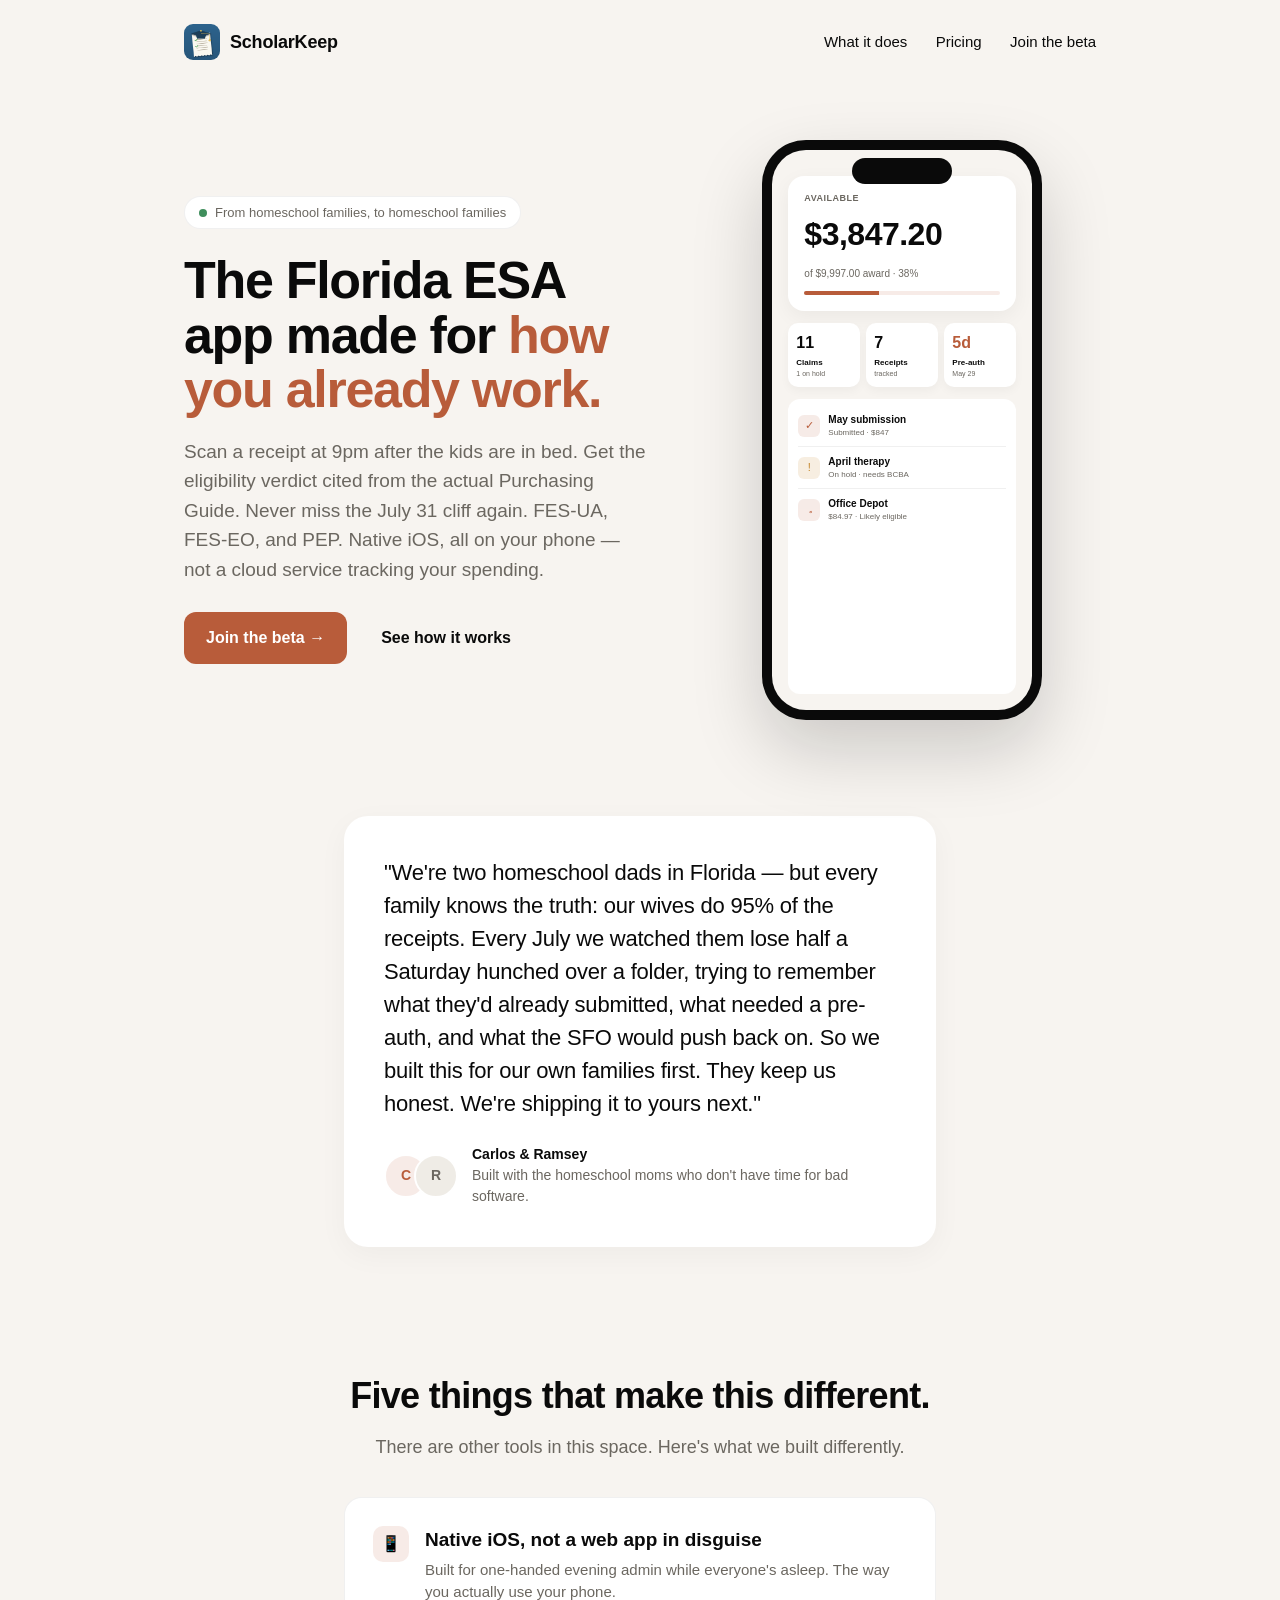
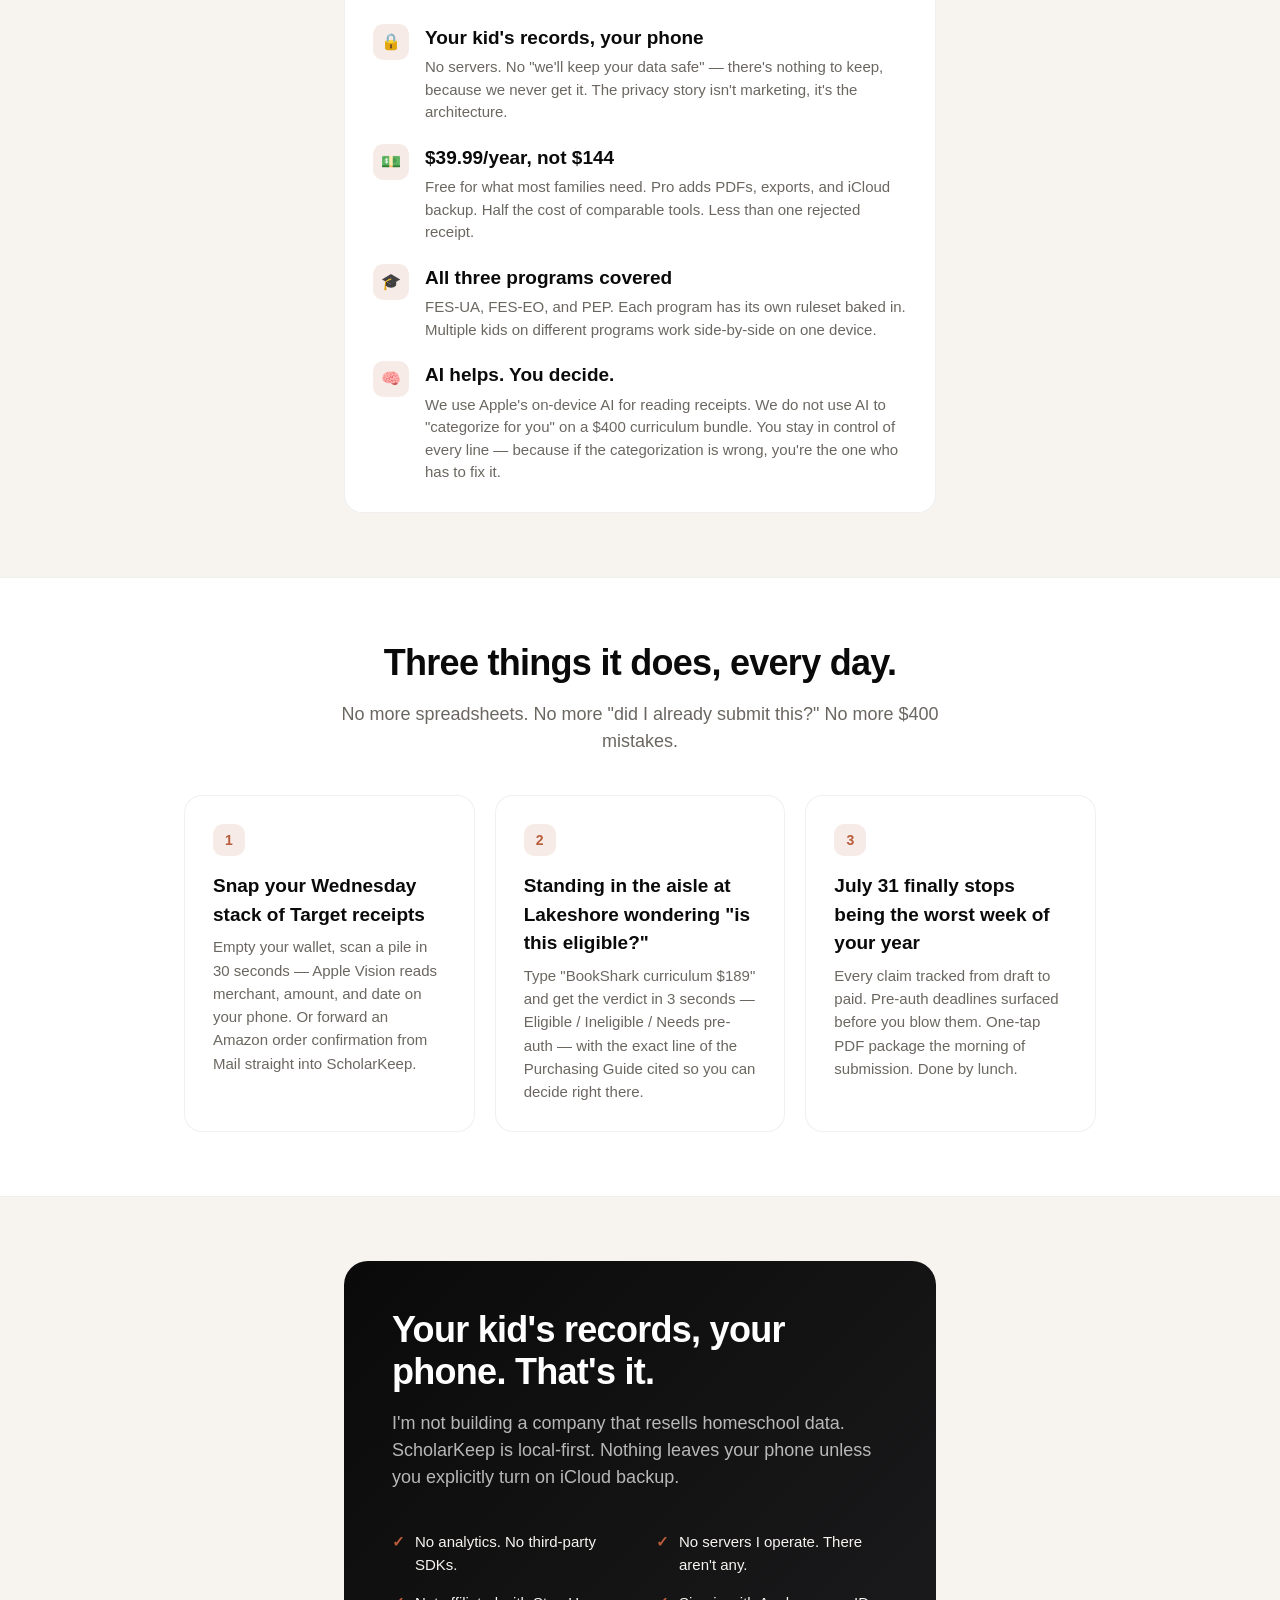
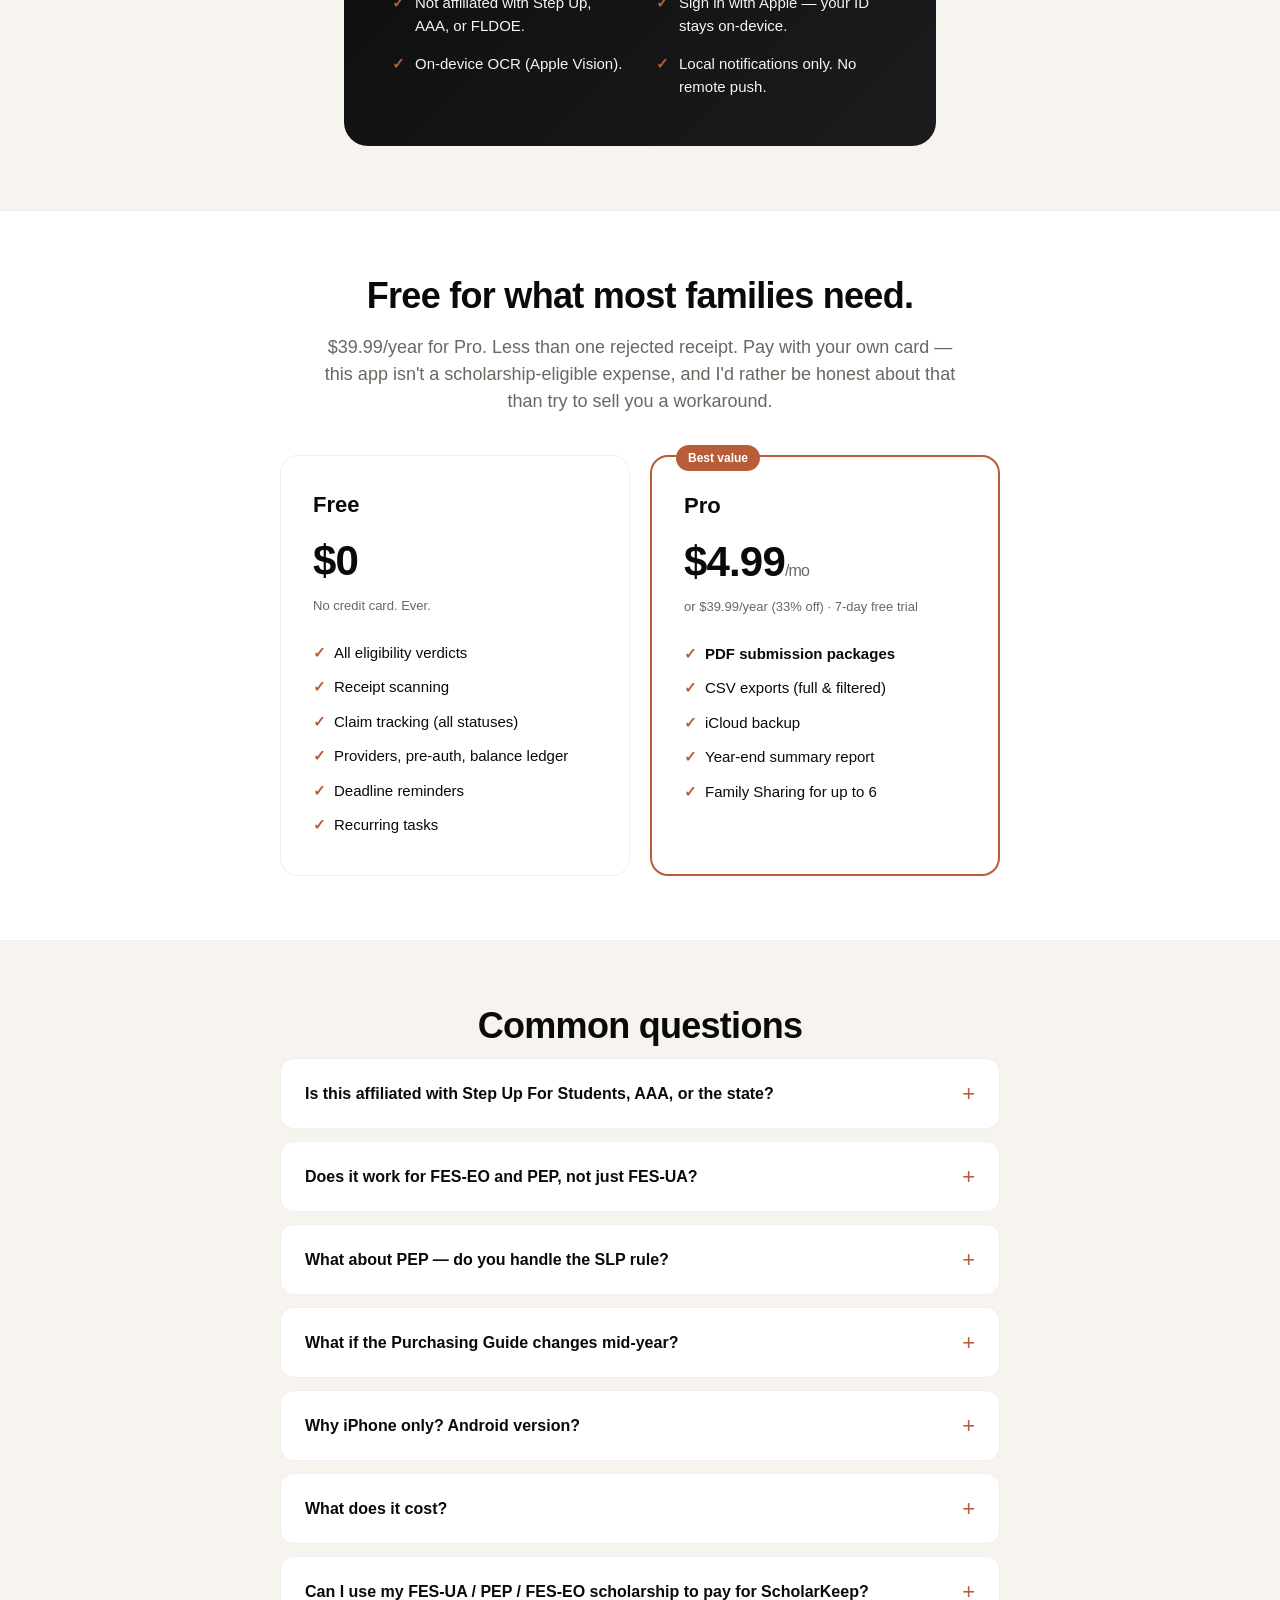
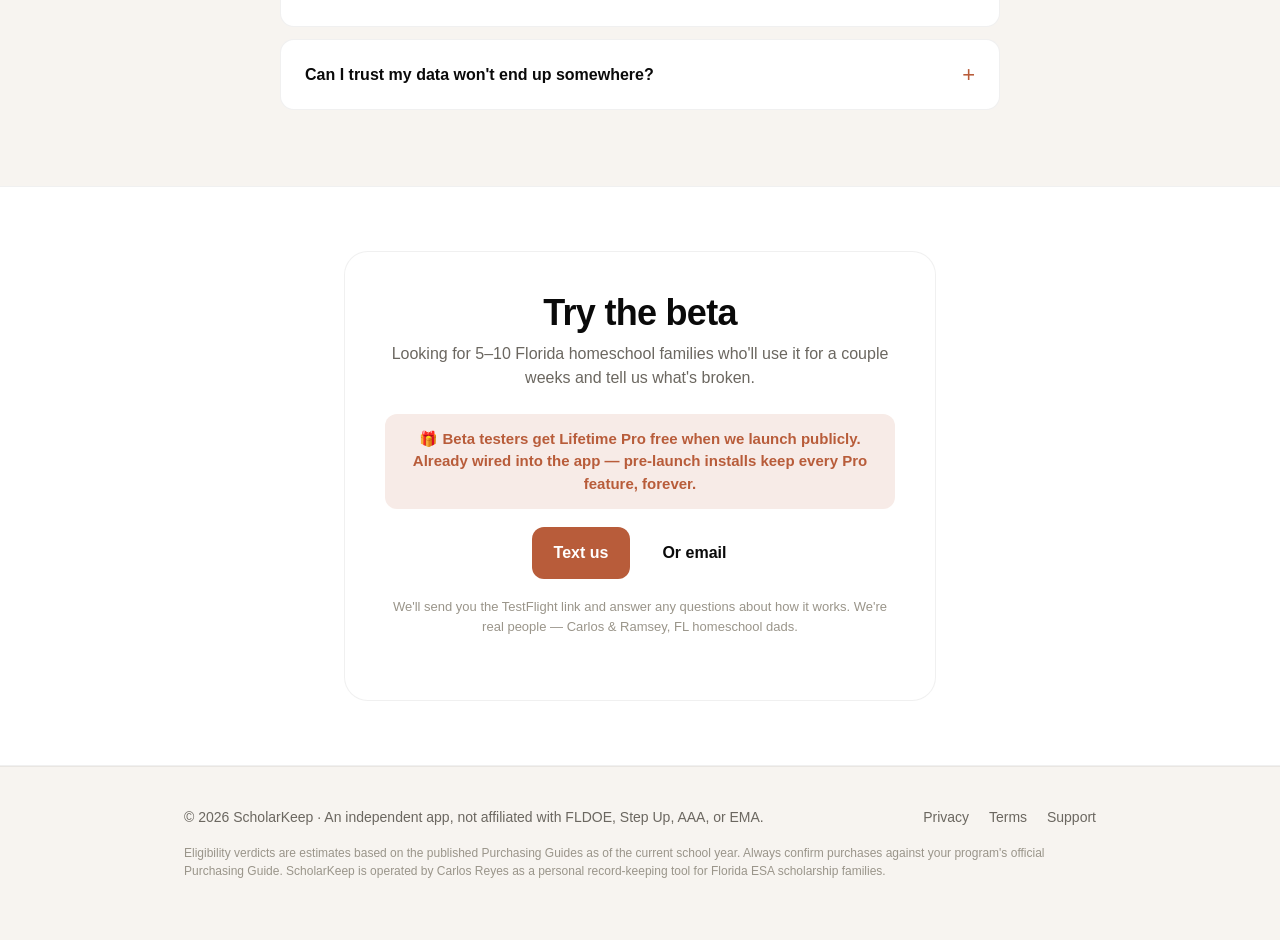
<file: docs/index.html>
<!doctype html>
<html lang="en">
  <head>
    <meta charset="utf-8" />
    <meta name="viewport" content="width=device-width,initial-scale=1" />
    <title>ScholarKeep — Florida ESA app, from homeschool families to homeschool families</title>
    <meta name="description" content="The Florida ESA app made by homeschool families, for homeschool families. Scan receipts, ask 'can I buy this?' and get the answer cited from the official Purchasing Guide. Never miss July 31. FES-UA, FES-EO, and PEP. iPhone-native. $39.99/yr. No servers, no trackers." />
    <meta property="og:title" content="ScholarKeep — Florida ESA app, from homeschool families to homeschool families" />
    <meta property="og:description" content="Made by FL homeschool families for FL homeschool families. Native iOS. All on your phone. Beta testers get Lifetime Pro free at launch." />
    <meta name="theme-color" content="#B85C3A" />
    <link rel="icon" href="favicon.png" type="image/png" />
    <style>
      :root {
        --accent: #B85C3A;
        --accent-dark: #A14F30;
        --accent-soft: rgba(184, 92, 58, 0.12);
        --bg: #F7F4F0;
        --card: #FFFFFF;
        --ink: #0A0A0A;
        --muted: #6B6760;
        --tertiary: #9A958A;
        --border: rgba(10, 10, 10, 0.06);
        --good: #3F8E5C;
      }
      * { box-sizing: border-box; }
      html { scroll-behavior: smooth; }
      html, body {
        margin: 0; padding: 0;
        font-family: -apple-system, BlinkMacSystemFont, "SF Pro Text", "Helvetica Neue", Helvetica, Arial, sans-serif;
        color: var(--ink); background: var(--bg);
        line-height: 1.5; -webkit-font-smoothing: antialiased;
      }
      a { color: var(--accent); text-decoration: none; }
      a:hover { text-decoration: underline; }
      .container { max-width: 960px; margin: 0 auto; padding: 0 24px; }
      .narrow { max-width: 640px; margin-left: auto; margin-right: auto; }

      /* Header */
      header { padding: 24px 0; }
      header .container { display: flex; align-items: center; justify-content: space-between; }
      .brand { display: flex; align-items: center; gap: 10px; font-weight: 700; font-size: 18px; letter-spacing: -0.2px; }
      .brand img { width: 36px; height: 36px; border-radius: 9px; }
      nav a { margin-left: 24px; color: var(--ink); font-weight: 500; font-size: 15px; }
      nav a:hover { color: var(--accent); text-decoration: none; }

      /* Hero */
      .hero { padding: 56px 0 32px; }
      .hero-row { display: grid; grid-template-columns: 1.2fr 1fr; gap: 60px; align-items: center; }
      @media (max-width: 760px) { .hero-row { grid-template-columns: 1fr; gap: 40px; } }
      .hero h1 {
        font-size: 52px; line-height: 1.05; margin: 0 0 20px;
        letter-spacing: -0.025em; font-weight: 700;
      }
      .hero h1 .accent { color: var(--accent); }
      .hero p.lede {
        font-size: 19px; color: var(--muted); margin: 0 0 28px;
        line-height: 1.55; max-width: 540px;
      }
      .hero .by-line {
        display: inline-flex; align-items: center; gap: 8px;
        background: var(--card); padding: 6px 14px; border-radius: 999px;
        font-size: 13px; color: var(--muted); font-weight: 500;
        margin-bottom: 24px; border: 1px solid var(--border);
      }
      .hero .by-line .dot { width: 8px; height: 8px; border-radius: 50%; background: var(--good); }
      .cta-row { display: flex; gap: 12px; align-items: center; flex-wrap: wrap; }
      .btn {
        display: inline-flex; align-items: center; gap: 8px;
        padding: 14px 22px; border-radius: 12px;
        font-weight: 600; font-size: 16px;
        border: 0; cursor: pointer;
        transition: transform 0.1s ease, background 0.15s ease;
      }
      .btn:hover { text-decoration: none; }
      .btn-primary { background: var(--accent); color: white; }
      .btn-primary:hover { background: var(--accent-dark); }
      .btn-ghost { background: transparent; color: var(--ink); }
      .btn-ghost:hover { color: var(--accent); }

      /* Phone preview */
      .phone-frame {
        width: 280px; height: 580px; margin: 0 auto; position: relative;
        background: #0A0A0A; border-radius: 44px; padding: 10px;
        box-shadow: 0 30px 70px rgba(10, 10, 10, 0.18);
      }
      .phone-screen {
        width: 100%; height: 100%; border-radius: 34px;
        background: var(--bg); overflow: hidden; padding: 26px 16px 16px;
        display: flex; flex-direction: column;
      }
      .phone-notch {
        position: absolute; top: 18px; left: 50%; transform: translateX(-50%);
        width: 100px; height: 26px; background: #0A0A0A; border-radius: 18px; z-index: 5;
      }
      .phone-hero {
        background: white; border-radius: 16px; padding: 16px;
        box-shadow: 0 6px 20px rgba(10, 10, 10, 0.05);
        margin-bottom: 12px;
      }
      .phone-eyebrow { font-size: 9px; font-weight: 700; color: var(--muted); letter-spacing: 0.5px; text-transform: uppercase; }
      .phone-amount { font-size: 32px; font-weight: 700; letter-spacing: -0.5px; margin-top: 4px; font-variant-numeric: tabular-nums; }
      .phone-progress { height: 4px; background: var(--accent-soft); border-radius: 999px; margin-top: 10px; overflow: hidden; }
      .phone-progress span { display: block; width: 38%; height: 100%; background: var(--accent); }
      .phone-meta { font-size: 10px; color: var(--muted); margin-top: 8px; }
      .phone-cards { display: grid; grid-template-columns: 1fr 1fr 1fr; gap: 6px; margin-bottom: 12px; }
      .phone-card { background: white; border-radius: 10px; padding: 8px; box-shadow: 0 4px 10px rgba(10,10,10,0.04); }
      .phone-card .num { font-size: 16px; font-weight: 700; }
      .phone-card .lbl { font-size: 8px; font-weight: 700; color: var(--ink); margin-top: 2px; }
      .phone-card .sub { font-size: 7px; color: var(--muted); }
      .phone-list { background: white; border-radius: 12px; padding: 6px 10px; flex: 1; }
      .phone-row { display: flex; align-items: center; gap: 8px; padding: 7px 0; border-bottom: 1px solid var(--border); }
      .phone-row:last-child { border-bottom: 0; }
      .phone-row-icon { width: 22px; height: 22px; border-radius: 6px; background: var(--accent-soft); display: flex; align-items: center; justify-content: center; font-size: 11px; color: var(--accent); }
      .phone-row-text { flex: 1; }
      .phone-row-title { font-size: 10px; font-weight: 600; }
      .phone-row-sub { font-size: 8px; color: var(--muted); }

      /* Sections */
      section { padding: 64px 0; }
      section.tinted { background: var(--card); border-top: 1px solid var(--border); border-bottom: 1px solid var(--border); }
      h2 { font-size: 36px; line-height: 1.15; letter-spacing: -0.02em; margin: 0 0 12px; font-weight: 700; }
      h2 + .lede { font-size: 18px; color: var(--muted); margin-bottom: 40px; }
      .center { text-align: center; }
      h3 { font-size: 19px; margin: 0 0 8px; font-weight: 600; }

      /* Founder block */
      .founder {
        background: var(--card); border-radius: 24px; padding: 40px;
        box-shadow: 0 8px 30px rgba(10, 10, 10, 0.04);
      }
      .founder-quote { font-size: 22px; line-height: 1.5; font-weight: 500; color: var(--ink); margin: 0 0 24px; letter-spacing: -0.01em; }
      .founder-attribution { display: flex; align-items: center; gap: 14px; font-size: 14px; color: var(--muted); }
      .founder-avatars { display: flex; }
      .founder-avatar { width: 44px; height: 44px; border-radius: 50%; background: var(--accent-soft); color: var(--accent); display: flex; align-items: center; justify-content: center; font-weight: 700; border: 2px solid white; }
      .founder-avatar.second { margin-left: -14px; background: #efece6; color: #6b6760; }

      /* Use cases */
      .usecases { display: grid; grid-template-columns: repeat(3, 1fr); gap: 20px; }
      @media (max-width: 760px) { .usecases { grid-template-columns: 1fr; } }
      .usecase {
        background: var(--card); border-radius: 18px; padding: 28px;
        border: 1px solid var(--border);
      }
      .usecase .num {
        display: inline-flex; align-items: center; justify-content: center;
        width: 32px; height: 32px; border-radius: 10px;
        background: var(--accent-soft); color: var(--accent);
        font-size: 14px; font-weight: 700; margin-bottom: 16px;
      }
      .usecase h3 { margin-bottom: 6px; }
      .usecase p { color: var(--muted); font-size: 15px; line-height: 1.55; margin: 0; }

      /* Privacy banner */
      .privacy {
        background: linear-gradient(135deg, #0A0A0A, #1c1c1e);
        color: #F7F4F0; border-radius: 24px; padding: 48px;
        position: relative; overflow: hidden;
      }
      .privacy h2 { color: white; text-align: left; }
      .privacy .lede { color: rgba(255,255,255,0.7); text-align: left; }
      .privacy .checks { display: grid; grid-template-columns: repeat(2, 1fr); gap: 16px 32px; margin-top: 28px; }
      @media (max-width: 600px) { .privacy .checks { grid-template-columns: 1fr; } }
      .check { display: flex; gap: 10px; align-items: flex-start; font-size: 15px; }
      .check::before { content: "✓"; color: var(--accent); font-weight: 700; flex-shrink: 0; }

      /* Pricing */
      .pricing { display: grid; grid-template-columns: 1fr 1fr; gap: 20px; max-width: 720px; margin: 0 auto; }
      @media (max-width: 600px) { .pricing { grid-template-columns: 1fr; } }
      .plan {
        background: var(--card); border-radius: 18px; padding: 32px;
        border: 1px solid var(--border);
      }
      .plan.pro { border: 2px solid var(--accent); position: relative; }
      .plan.pro::before {
        content: "Best value"; position: absolute; top: -12px; left: 24px;
        background: var(--accent); color: white;
        padding: 4px 12px; border-radius: 999px; font-size: 12px; font-weight: 700;
      }
      .plan h3 { font-size: 22px; }
      .plan .price { font-size: 42px; font-weight: 700; letter-spacing: -0.02em; margin: 8px 0 4px; }
      .plan .price small { font-size: 16px; font-weight: 500; color: var(--muted); }
      .plan .billing { font-size: 13px; color: var(--muted); margin-bottom: 20px; }
      .plan ul { padding-left: 0; list-style: none; margin: 0; }
      .plan ul li { padding: 6px 0; font-size: 15px; color: var(--ink); }
      .plan ul li::before { content: "✓"; color: var(--accent); margin-right: 8px; font-weight: 700; }

      /* FAQ */
      .faq { max-width: 720px; margin: 0 auto; }
      .faq details {
        background: var(--card); border-radius: 14px; padding: 18px 24px;
        margin-bottom: 12px; border: 1px solid var(--border);
      }
      .faq summary {
        font-weight: 600; font-size: 16px; cursor: pointer;
        list-style: none; outline: none;
        display: flex; justify-content: space-between; align-items: center;
      }
      .faq summary::after { content: "+"; font-size: 22px; color: var(--accent); font-weight: 400; }
      .faq details[open] summary::after { content: "−"; }
      .faq details p { color: var(--muted); margin: 12px 0 0; font-size: 15px; line-height: 1.6; }
      .faq details p:last-child { margin-bottom: 0; }

      /* Beta signup */
      .beta { background: var(--card); border-radius: 24px; padding: 40px; text-align: center; border: 1px solid var(--border); }
      .beta h2 { margin-bottom: 8px; }
      .beta p { color: var(--muted); margin: 0 0 24px; }

      /* Footer */
      footer { padding: 40px 0 60px; border-top: 1px solid var(--border); color: var(--muted); font-size: 14px; }
      footer .container { display: flex; justify-content: space-between; align-items: center; flex-wrap: wrap; gap: 16px; }
      footer nav a { margin-left: 16px; color: var(--muted); font-size: 14px; }
      footer .disclaimer { font-size: 12px; color: var(--tertiary); margin-top: 16px; }
    </style>
  </head>
  <body>
    <header>
      <div class="container">
        <div class="brand">
          <img src="logo.png" alt="ScholarKeep" />
          ScholarKeep
        </div>
        <nav>
          <a href="#use-cases">What it does</a>
          <a href="#pricing">Pricing</a>
          <a href="#beta">Join the beta</a>
        </nav>
      </div>
    </header>

    <section class="hero">
      <div class="container hero-row">
        <div>
          <div class="by-line">
            <span class="dot"></span>
            From homeschool families, to homeschool families
          </div>
          <h1>The Florida ESA app made for <span class="accent">how you already work.</span></h1>
          <p class="lede">
            Scan a receipt at 9pm after the kids are in bed. Get the eligibility verdict cited from the actual Purchasing Guide. Never miss the July&nbsp;31 cliff again. FES-UA, FES-EO, and PEP. Native iOS, all on your phone — not a cloud service tracking your spending.
          </p>
          <div class="cta-row">
            <a href="#beta" class="btn btn-primary">Join the beta →</a>
            <a href="#use-cases" class="btn btn-ghost">See how it works</a>
          </div>
        </div>
        <div>
          <div class="phone-frame">
            <div class="phone-notch"></div>
            <div class="phone-screen">
              <div class="phone-hero">
                <div class="phone-eyebrow">AVAILABLE</div>
                <div class="phone-amount">$3,847.20</div>
                <div class="phone-meta">of $9,997.00 award · 38%</div>
                <div class="phone-progress"><span></span></div>
              </div>
              <div class="phone-cards">
                <div class="phone-card">
                  <div class="num">11</div>
                  <div class="lbl">Claims</div>
                  <div class="sub">1 on hold</div>
                </div>
                <div class="phone-card">
                  <div class="num">7</div>
                  <div class="lbl">Receipts</div>
                  <div class="sub">tracked</div>
                </div>
                <div class="phone-card">
                  <div class="num" style="color:var(--accent)">5d</div>
                  <div class="lbl">Pre-auth</div>
                  <div class="sub">May 29</div>
                </div>
              </div>
              <div class="phone-list">
                <div class="phone-row">
                  <div class="phone-row-icon">✓</div>
                  <div class="phone-row-text">
                    <div class="phone-row-title">May submission</div>
                    <div class="phone-row-sub">Submitted · $847</div>
                  </div>
                </div>
                <div class="phone-row">
                  <div class="phone-row-icon" style="background:rgba(196,134,42,0.14);color:#C4862A">!</div>
                  <div class="phone-row-text">
                    <div class="phone-row-title">April therapy</div>
                    <div class="phone-row-sub">On hold · needs BCBA</div>
                  </div>
                </div>
                <div class="phone-row">
                  <div class="phone-row-icon">𝅗</div>
                  <div class="phone-row-text">
                    <div class="phone-row-title">Office Depot</div>
                    <div class="phone-row-sub">$84.97 · Likely eligible</div>
                  </div>
                </div>
              </div>
            </div>
          </div>
        </div>
      </div>
    </section>

    <section>
      <div class="container narrow">
        <div class="founder">
          <p class="founder-quote">
            "We're two homeschool dads in Florida — but every family knows the truth: our wives do 95% of the receipts. Every July we watched them lose half a Saturday hunched over a folder, trying to remember what they'd already submitted, what needed a pre-auth, and what the SFO would push back on. So we built this for our own families first. They keep us honest. We're shipping it to yours next."
          </p>
          <div class="founder-attribution">
            <div class="founder-avatars">
              <div class="founder-avatar">C</div>
              <div class="founder-avatar second">R</div>
            </div>
            <div>
              <div style="color: var(--ink); font-weight: 600;">Carlos &amp; Ramsey</div>
              <div>Built with the homeschool moms who don't have time for bad software.</div>
            </div>
          </div>
        </div>
      </div>
    </section>

    <section>
      <div class="container narrow">
        <h2 class="center">Five things that make this different.</h2>
        <p class="lede center narrow" style="margin-bottom: 36px;">There are other tools in this space. Here's what we built differently.</p>
        <div style="background: var(--card); border-radius: 18px; padding: 28px; border: 1px solid var(--border);">
          <div style="display: grid; gap: 20px;">
            <div style="display: grid; grid-template-columns: 36px 1fr; gap: 16px; align-items: start;">
              <div style="width: 36px; height: 36px; border-radius: 10px; background: var(--accent-soft); color: var(--accent); display: flex; align-items: center; justify-content: center; font-weight: 700;">📱</div>
              <div>
                <h3 style="margin-bottom: 4px;">Native iOS, not a web app in disguise</h3>
                <p style="color: var(--muted); margin: 0; font-size: 15px;">Built for one-handed evening admin while everyone's asleep. The way you actually use your phone.</p>
              </div>
            </div>
            <div style="display: grid; grid-template-columns: 36px 1fr; gap: 16px; align-items: start;">
              <div style="width: 36px; height: 36px; border-radius: 10px; background: var(--accent-soft); color: var(--accent); display: flex; align-items: center; justify-content: center; font-weight: 700;">🔒</div>
              <div>
                <h3 style="margin-bottom: 4px;">Your kid's records, your phone</h3>
                <p style="color: var(--muted); margin: 0; font-size: 15px;">No servers. No "we'll keep your data safe" — there's nothing to keep, because we never get it. The privacy story isn't marketing, it's the architecture.</p>
              </div>
            </div>
            <div style="display: grid; grid-template-columns: 36px 1fr; gap: 16px; align-items: start;">
              <div style="width: 36px; height: 36px; border-radius: 10px; background: var(--accent-soft); color: var(--accent); display: flex; align-items: center; justify-content: center; font-weight: 700;">💵</div>
              <div>
                <h3 style="margin-bottom: 4px;">$39.99/year, not $144</h3>
                <p style="color: var(--muted); margin: 0; font-size: 15px;">Free for what most families need. Pro adds PDFs, exports, and iCloud backup. Half the cost of comparable tools. Less than one rejected receipt.</p>
              </div>
            </div>
            <div style="display: grid; grid-template-columns: 36px 1fr; gap: 16px; align-items: start;">
              <div style="width: 36px; height: 36px; border-radius: 10px; background: var(--accent-soft); color: var(--accent); display: flex; align-items: center; justify-content: center; font-weight: 700;">🎓</div>
              <div>
                <h3 style="margin-bottom: 4px;">All three programs covered</h3>
                <p style="color: var(--muted); margin: 0; font-size: 15px;">FES-UA, FES-EO, and PEP. Each program has its own ruleset baked in. Multiple kids on different programs work side-by-side on one device.</p>
              </div>
            </div>
            <div style="display: grid; grid-template-columns: 36px 1fr; gap: 16px; align-items: start;">
              <div style="width: 36px; height: 36px; border-radius: 10px; background: var(--accent-soft); color: var(--accent); display: flex; align-items: center; justify-content: center; font-weight: 700;">🧠</div>
              <div>
                <h3 style="margin-bottom: 4px;">AI helps. You decide.</h3>
                <p style="color: var(--muted); margin: 0; font-size: 15px;">We use Apple's on-device AI for reading receipts. We do not use AI to "categorize for you" on a $400 curriculum bundle. You stay in control of every line — because if the categorization is wrong, you're the one who has to fix it.</p>
              </div>
            </div>
          </div>
        </div>
      </div>
    </section>

    <section class="tinted" id="use-cases">
      <div class="container">
        <div class="center">
          <h2>Three things it does, every day.</h2>
          <p class="lede narrow">No more spreadsheets. No more "did I already submit this?" No more $400 mistakes.</p>
        </div>
        <div class="usecases">
          <div class="usecase">
            <div class="num">1</div>
            <h3>Snap your Wednesday stack of Target receipts</h3>
            <p>Empty your wallet, scan a pile in 30 seconds — Apple Vision reads merchant, amount, and date on your phone. Or forward an Amazon order confirmation from Mail straight into ScholarKeep.</p>
          </div>
          <div class="usecase">
            <div class="num">2</div>
            <h3>Standing in the aisle at Lakeshore wondering "is this eligible?"</h3>
            <p>Type "BookShark curriculum $189" and get the verdict in 3 seconds — Eligible / Ineligible / Needs pre-auth — with the exact line of the Purchasing Guide cited so you can decide right there.</p>
          </div>
          <div class="usecase">
            <div class="num">3</div>
            <h3>July 31 finally stops being the worst week of your year</h3>
            <p>Every claim tracked from draft to paid. Pre-auth deadlines surfaced before you blow them. One-tap PDF package the morning of submission. Done by lunch.</p>
          </div>
        </div>
      </div>
    </section>

    <section>
      <div class="container narrow">
        <div class="privacy">
          <h2>Your kid's records, your phone. That's it.</h2>
          <p class="lede">I'm not building a company that resells homeschool data. ScholarKeep is local-first. Nothing leaves your phone unless you explicitly turn on iCloud backup.</p>
          <div class="checks">
            <div class="check">No analytics. No third-party SDKs.</div>
            <div class="check">No servers I operate. There aren't any.</div>
            <div class="check">Not affiliated with Step Up, AAA, or FLDOE.</div>
            <div class="check">Sign in with Apple — your ID stays on-device.</div>
            <div class="check">On-device OCR (Apple Vision).</div>
            <div class="check">Local notifications only. No remote push.</div>
          </div>
        </div>
      </div>
    </section>

    <section class="tinted" id="pricing">
      <div class="container">
        <div class="center">
          <h2>Free for what most families need.</h2>
          <p class="lede narrow">$39.99/year for Pro. Less than one rejected receipt. Pay with your own card — this app isn't a scholarship-eligible expense, and I'd rather be honest about that than try to sell you a workaround.</p>
        </div>
        <div class="pricing">
          <div class="plan">
            <h3>Free</h3>
            <div class="price">$0</div>
            <div class="billing">No credit card. Ever.</div>
            <ul>
              <li>All eligibility verdicts</li>
              <li>Receipt scanning</li>
              <li>Claim tracking (all statuses)</li>
              <li>Providers, pre-auth, balance ledger</li>
              <li>Deadline reminders</li>
              <li>Recurring tasks</li>
            </ul>
          </div>
          <div class="plan pro">
            <h3>Pro</h3>
            <div class="price">$4.99<small>/mo</small></div>
            <div class="billing">or $39.99/year (33% off) · 7-day free trial</div>
            <ul>
              <li><strong>PDF submission packages</strong></li>
              <li>CSV exports (full & filtered)</li>
              <li>iCloud backup</li>
              <li>Year-end summary report</li>
              <li>Family Sharing for up to 6</li>
            </ul>
          </div>
        </div>
      </div>
    </section>

    <section>
      <div class="container">
        <div class="center"><h2>Common questions</h2></div>
        <div class="faq">
          <details>
            <summary>Is this affiliated with Step Up For Students, AAA, or the state?</summary>
            <p>No, and I want to be loud about that. ScholarKeep is an independent personal-records app. It doesn't connect to EMA, SMP, MyScholarShop, Tipalti, or any official portal. You still submit claims through the official channels yourself. Verdicts here are estimates based on the published Purchasing Guides — always confirm against the official guide before big purchases.</p>
          </details>
          <details>
            <summary>Does it work for FES-EO and PEP, not just FES-UA?</summary>
            <p>Yes. The eligibility ruleset covers FES-UA, FES-EO, and PEP — each program has its own category list and rules baked in. If you have kids on different programs, ScholarKeep handles them separately on the same device.</p>
          </details>
          <details>
            <summary>What about PEP — do you handle the SLP rule?</summary>
            <p>Yes. When you add a PEP student, you set the SLP-approved date. Anything purchased before that date is permanently ineligible under PEP rules, and ScholarKeep will mark it so you don't waste a submission on it.</p>
          </details>
          <details>
            <summary>What if the Purchasing Guide changes mid-year?</summary>
            <p>The ruleset is versioned and updates over-the-air. When the FLDOE / Step Up publishes a new guide, I update the ruleset and your app pulls the latest version. You can see the version + last-updated date in Settings.</p>
          </details>
          <details>
            <summary>Why iPhone only? Android version?</summary>
            <p>Solo project, iPhone is what I know. If there's strong demand from beta testers I'll look at an Android build later. For now: iPhone only.</p>
          </details>
          <details>
            <summary>What does it cost?</summary>
            <p>Free for everything most families need: eligibility verdicts, receipt scanning, claim tracking, reminders, recurring tasks. Pro is $4.99/month or $39.99/year and adds PDF submission packages, CSV exports, iCloud backup, and year-end reports. Family Sharing covers your whole household on one Pro.</p>
            <p style="margin-top:8px;">For comparison: Cozi Gold (family calendar) is $39/year; Day One (journaling) is $50/year. ScholarKeep at $39.99 is the same mental slot, but for the part of homeschool that actually has money on the line.</p>
          </details>
          <details>
            <summary>Can I use my FES-UA / PEP / FES-EO scholarship to pay for ScholarKeep?</summary>
            <p><strong>No</strong> — and I want to be explicit about that. The Purchasing Guides cover instructional materials and services for your <em>student</em>. ScholarKeep is a parent administrative tool, same category as TurboTax or YNAB. Step Up doesn't reimburse those, and they wouldn't reimburse ScholarKeep either.</p>
            <p style="margin-top:8px;">Pay for ScholarKeep with your own card, not your scholarship. I hold this app to the same eligibility rules it helps you check. If anyone tells you otherwise, they're misreading the guide.</p>
          </details>
          <details>
            <summary>Can I trust my data won't end up somewhere?</summary>
            <p>Yes. There are no servers — I literally don't operate any. No third-party analytics SDKs (no Firebase, Mixpanel, Google Analytics, nothing). Sign in with Apple is used only to lock the app to your Apple ID — the identifier stays on your device. If you turn on iCloud backup, your records sync through <em>your</em> iCloud account, not mine.</p>
          </details>
        </div>
      </div>
    </section>

    <section class="tinted" id="beta">
      <div class="container narrow">
        <div class="beta">
          <h2>Try the beta</h2>
          <p>Looking for 5–10 Florida homeschool families who'll use it for a couple weeks and tell us what's broken.</p>
          <div style="background: var(--accent-soft); color: var(--accent); border-radius: 12px; padding: 14px 18px; margin: 18px 0; font-size: 15px; font-weight: 600;">
            🎁 <strong>Beta testers get Lifetime Pro free</strong> when we launch publicly. Already wired into the app — pre-launch installs keep every Pro feature, forever.
          </div>
          <div style="display:flex;gap:10px;justify-content:center;flex-wrap:wrap;margin-top:8px;">
            <a href="sms:&body=Hey%20Carlos%20%E2%80%94%20I'm%20a%20Florida%20homeschool%20parent%20and%20I'd%20like%20to%20try%20the%20ScholarKeep%20beta." class="btn btn-primary">Text us</a>
            <a href="mailto:carlos.reyesiii@gmail.com?subject=ScholarKeep%20beta&body=I'm%20a%20Florida%20homeschool%20parent%20on%20[program]%20and%20I'd%20like%20to%20try%20the%20beta." class="btn btn-ghost">Or email</a>
          </div>
          <p style="font-size: 13px; color: var(--tertiary); margin-top: 18px;">We'll send you the TestFlight link and answer any questions about how it works. We're real people — Carlos &amp; Ramsey, FL homeschool dads.</p>
        </div>
      </div>
    </section>

    <footer>
      <div class="container">
        <div>© 2026 ScholarKeep · An independent app, not affiliated with FLDOE, Step Up, AAA, or EMA.</div>
        <nav>
          <a href="LEGAL/privacy-policy.html">Privacy</a>
          <a href="LEGAL/terms-of-service.html">Terms</a>
          <a href="support.html">Support</a>
        </nav>
      </div>
      <div class="container">
        <div class="disclaimer">
          Eligibility verdicts are estimates based on the published Purchasing Guides as of the current school year. Always confirm purchases against your program's official Purchasing Guide. ScholarKeep is operated by Carlos Reyes as a personal record-keeping tool for Florida ESA scholarship families.
        </div>
      </div>
    </footer>
  </body>
</html>
</file>
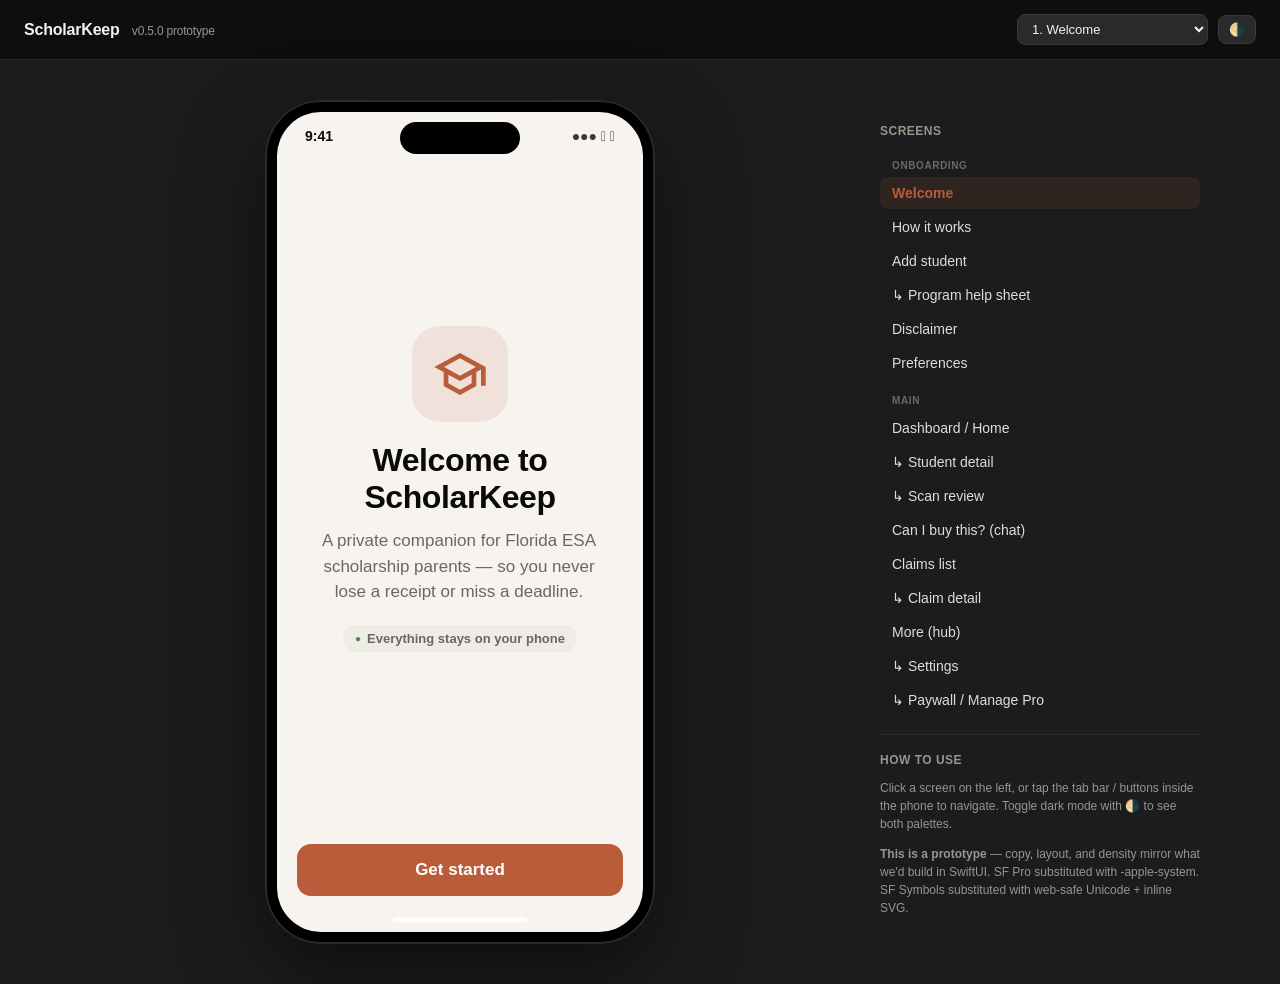
<file: prototype/index.html>
<!doctype html>
<html lang="en">
<head>
<meta charset="utf-8" />
<meta name="viewport" content="width=device-width,initial-scale=1" />
<title>ScholarKeep v0.5.0 Prototype</title>
<link rel="stylesheet" href="style.css" />
</head>
<body data-theme="light">

<header class="topbar">
  <div class="brand">ScholarKeep <span class="tag">v0.5.0 prototype</span></div>
  <div class="controls">
    <select id="screen-jump" aria-label="Jump to screen"></select>
    <button id="theme-toggle" aria-label="Toggle dark mode">🌗</button>
  </div>
</header>

<main class="stage">
  <div class="phone" id="phone">
    <div class="notch"></div>
    <div class="screen" id="screen-mount"></div>
    <div class="home-indicator"></div>
  </div>

  <aside class="sidebar">
    <h2>Screens</h2>
    <ol class="screen-list" id="screen-list"></ol>
    <hr/>
    <h2>How to use</h2>
    <p class="hint">Click a screen on the left, or tap the tab bar / buttons inside the phone to navigate. Toggle dark mode with 🌗 to see both palettes.</p>
    <p class="hint"><strong>This is a prototype</strong> — copy, layout, and density mirror what we'd build in SwiftUI. SF Pro substituted with -apple-system. SF Symbols substituted with web-safe Unicode + inline SVG.</p>
  </aside>
</main>

<script src="screens.js"></script>
<script src="app.js"></script>
</body>
</html>
</file>
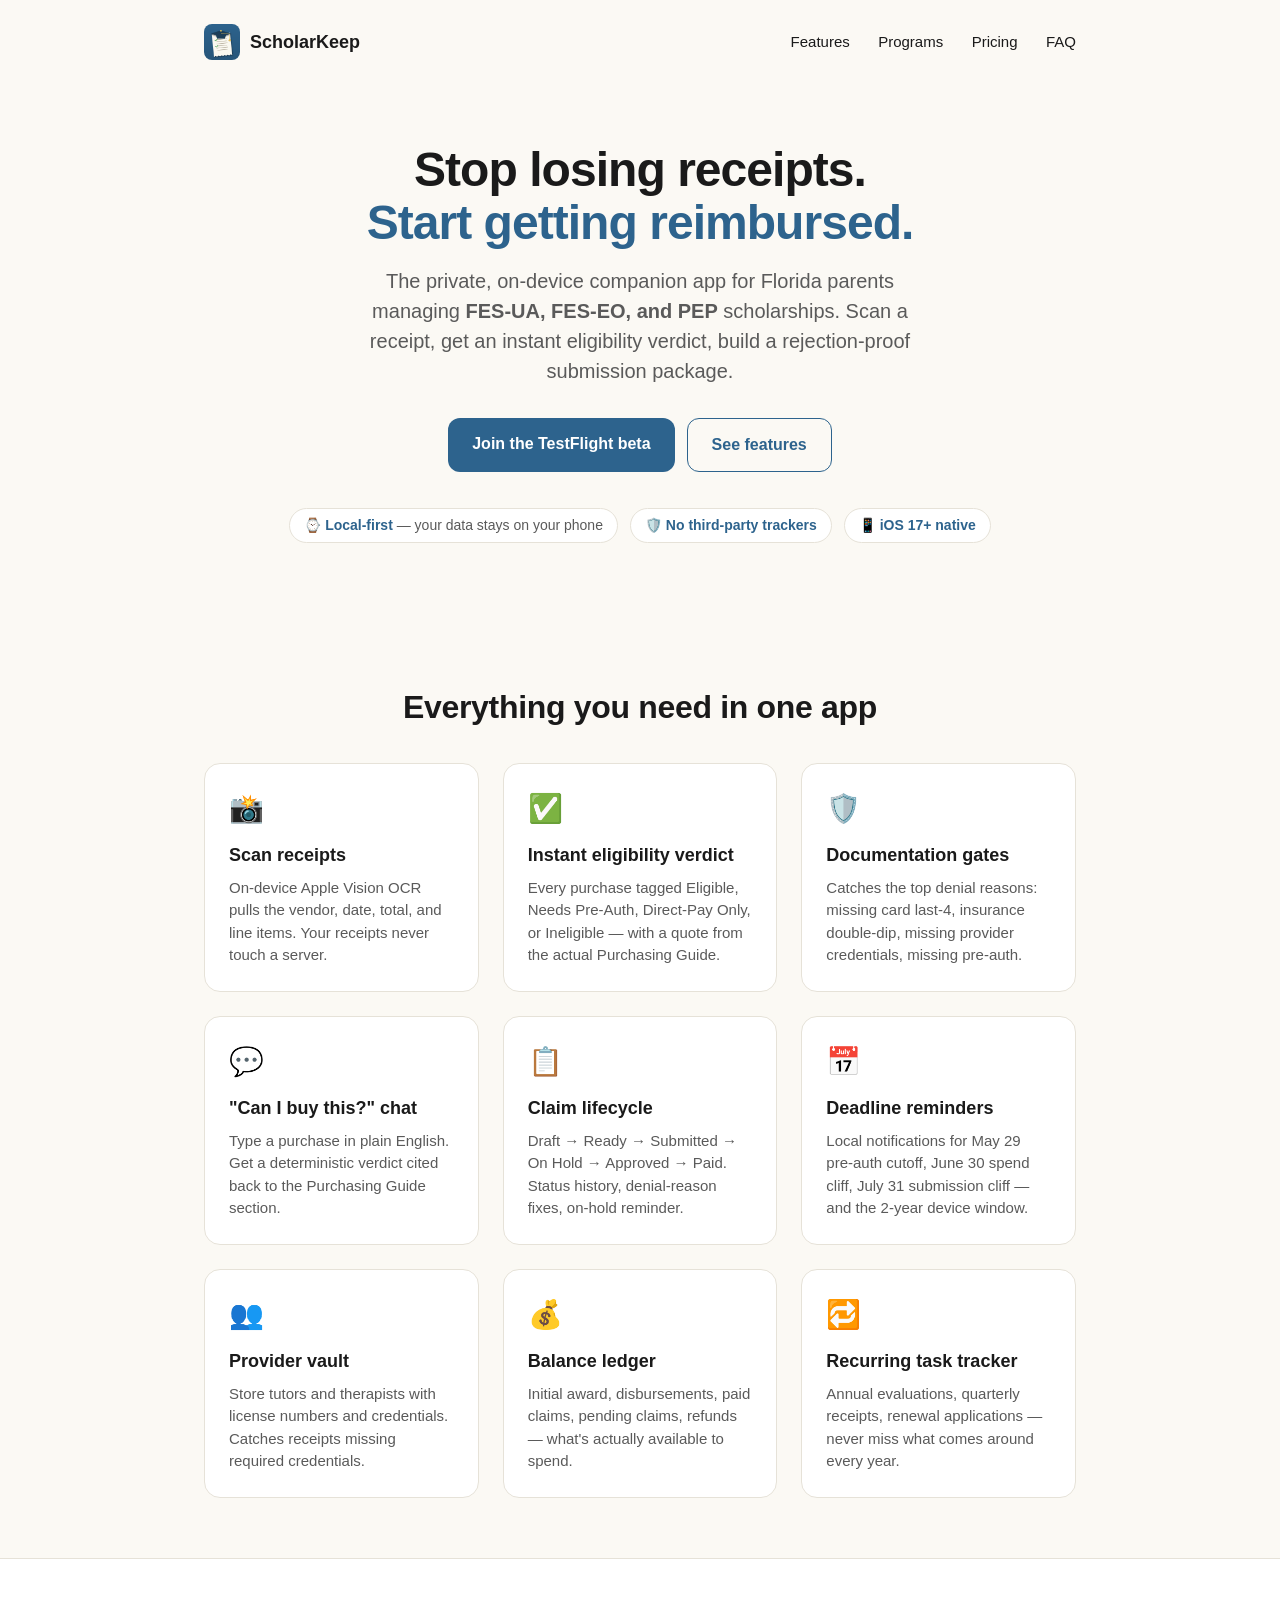
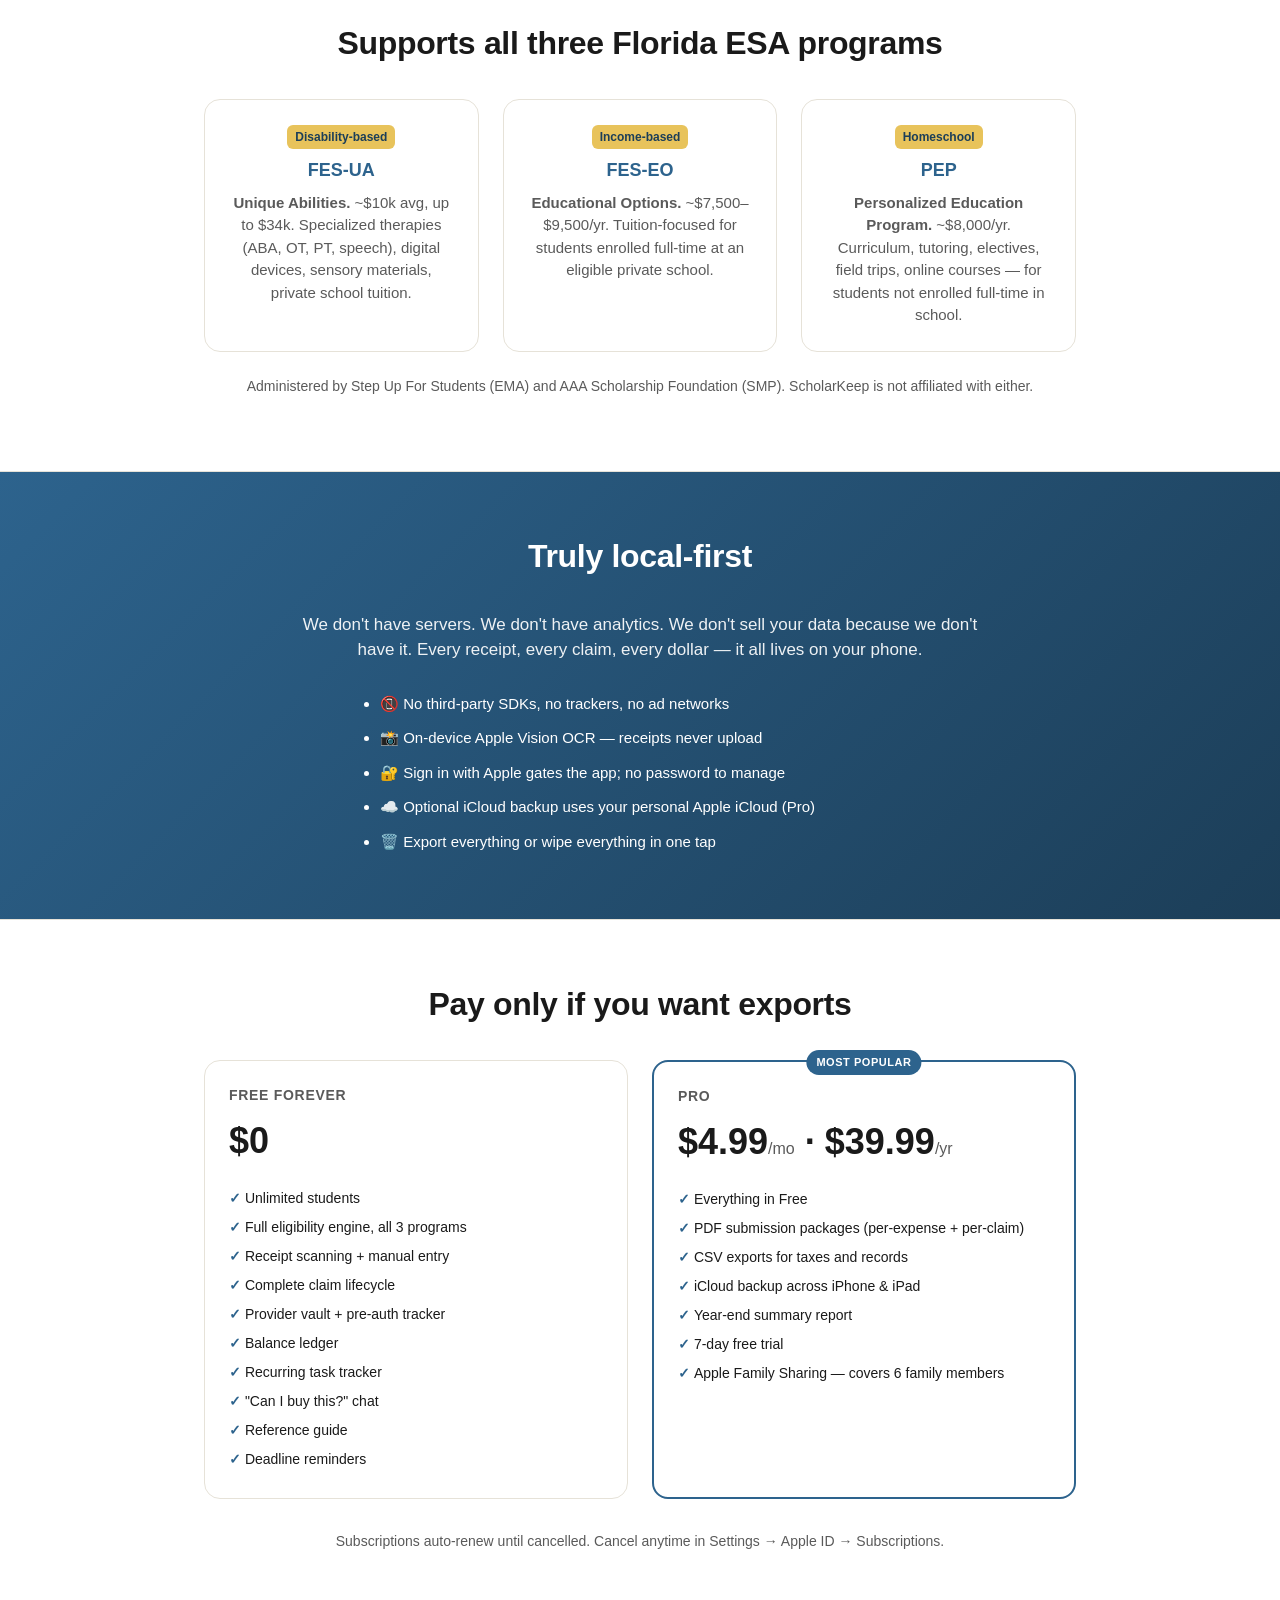
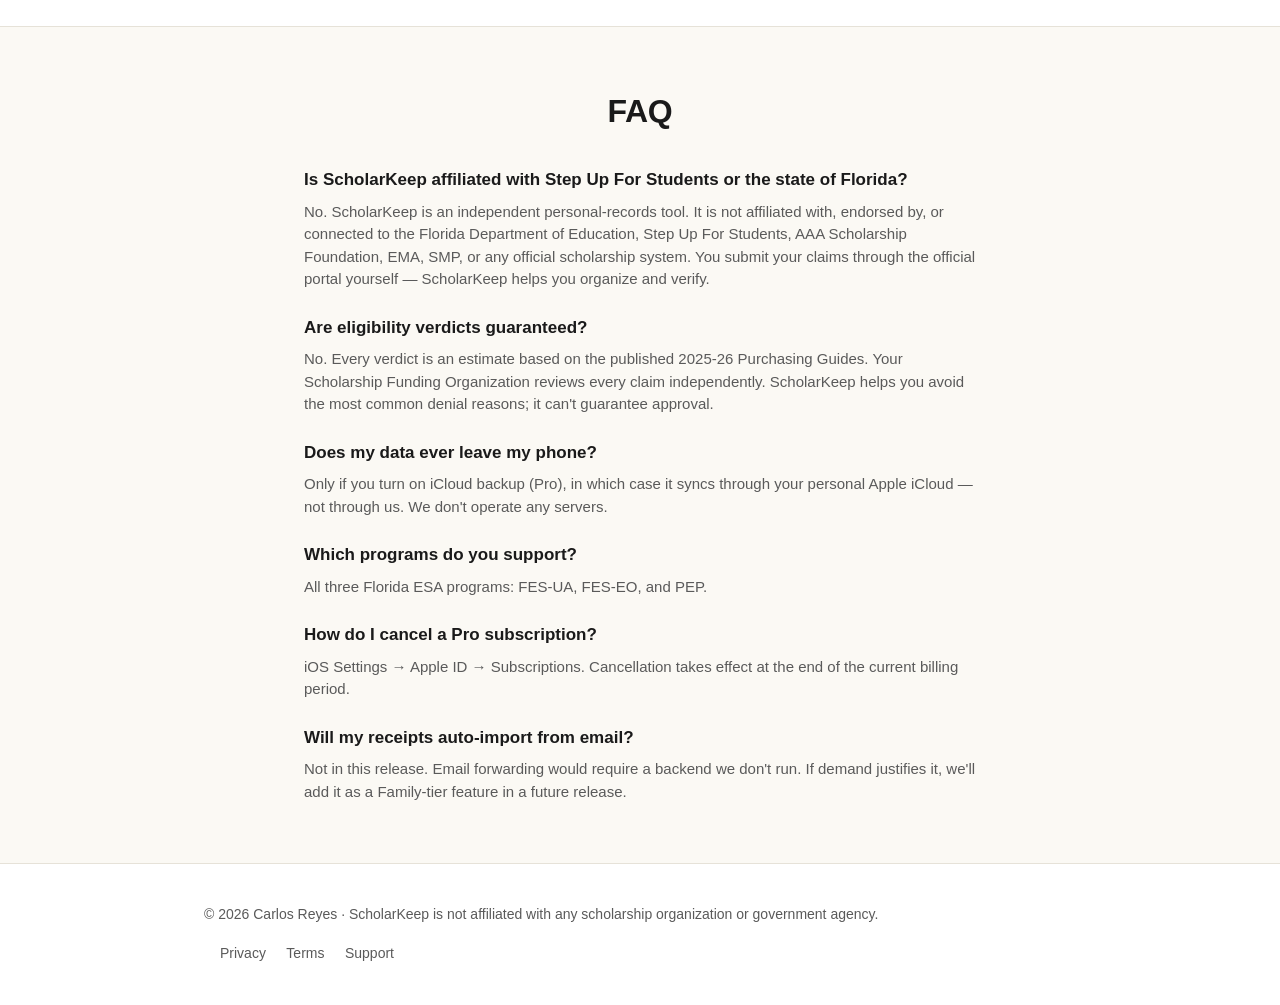
<file: web/index.html>
<!doctype html>
<html lang="en">
  <head>
    <meta charset="utf-8" />
    <meta name="viewport" content="width=device-width,initial-scale=1" />
    <title>ScholarKeep — Florida ESA Receipt &amp; Reimbursement Tracker</title>
    <meta name="description" content="Private, on-device tracker for Florida FES-UA, FES-EO, and PEP scholarship parents. Scan receipts, get instant eligibility verdicts, build rejection-proof submission packages. Free with optional Pro." />
    <meta property="og:title" content="ScholarKeep — Florida ESA Receipt Tracker" />
    <meta property="og:description" content="Scan receipts. Catch ineligible items before you buy. Never miss the July 31 deadline. All on your phone — nothing leaves your device." />
    <link rel="icon" href="favicon.png" type="image/png" />
    <style>
      :root {
        --accent: #2d638d;
        --accent-dark: #1c3e58;
        --gold: #e8c35b;
        --bg: #fbf9f4;
        --text: #1a1a1a;
        --muted: #5a5a5a;
        --card: #ffffff;
        --border: #e6e2d8;
      }
      * { box-sizing: border-box; }
      html, body {
        margin: 0;
        padding: 0;
        font-family: -apple-system, BlinkMacSystemFont, "SF Pro Text", "Helvetica Neue", Helvetica, Arial, sans-serif;
        color: var(--text);
        background: var(--bg);
        line-height: 1.5;
      }
      a { color: var(--accent); text-decoration: none; }
      a:hover { text-decoration: underline; }
      .container { max-width: 920px; margin: 0 auto; padding: 0 24px; }
      header { padding: 24px 0; }
      header .container { display: flex; align-items: center; justify-content: space-between; }
      .brand { display: flex; align-items: center; gap: 10px; font-weight: 700; font-size: 18px; }
      .brand img { width: 36px; height: 36px; border-radius: 8px; }
      nav a { margin-left: 24px; color: var(--text); font-weight: 500; font-size: 15px; }
      .hero { padding: 60px 0 80px; text-align: center; }
      .hero h1 { font-size: 48px; line-height: 1.1; margin: 0 0 16px; letter-spacing: -0.02em; }
      .hero h1 .accent { color: var(--accent); }
      .hero p.lede { font-size: 20px; color: var(--muted); max-width: 600px; margin: 0 auto 32px; }
      .cta-row { display: flex; gap: 12px; justify-content: center; flex-wrap: wrap; }
      .btn {
        display: inline-block;
        padding: 14px 24px;
        border-radius: 12px;
        font-weight: 600;
        font-size: 16px;
        border: none;
        cursor: pointer;
        transition: transform 0.1s ease;
      }
      .btn:hover { transform: translateY(-1px); text-decoration: none; }
      .btn-primary { background: var(--accent); color: white; }
      .btn-primary:hover { background: var(--accent-dark); }
      .btn-secondary { background: transparent; color: var(--accent); border: 1px solid var(--accent); }
      .badges { margin-top: 36px; display: flex; gap: 12px; justify-content: center; flex-wrap: wrap; }
      .badge {
        background: var(--card);
        border: 1px solid var(--border);
        border-radius: 999px;
        padding: 6px 14px;
        font-size: 14px;
        font-weight: 500;
        color: var(--muted);
      }
      .badge strong { color: var(--accent); }

      section.block { padding: 60px 0; }
      section.block:nth-child(even) { background: var(--card); border-top: 1px solid var(--border); border-bottom: 1px solid var(--border); }
      h2 { font-size: 32px; margin: 0 0 32px; letter-spacing: -0.01em; text-align: center; }
      h3 { font-size: 18px; margin: 0 0 8px; }

      .grid { display: grid; gap: 24px; }
      .grid.cols-3 { grid-template-columns: repeat(auto-fit, minmax(240px, 1fr)); }
      .grid.cols-2 { grid-template-columns: repeat(auto-fit, minmax(280px, 1fr)); }

      .card {
        background: var(--card);
        border: 1px solid var(--border);
        border-radius: 16px;
        padding: 24px;
      }
      .card .icon { font-size: 28px; margin-bottom: 12px; }
      .card p { color: var(--muted); font-size: 15px; margin: 0; }

      .pricing { text-align: center; }
      .pricing .card { text-align: left; }
      .pricing h3 { font-size: 14px; text-transform: uppercase; letter-spacing: 0.05em; color: var(--muted); }
      .pricing .price { font-size: 36px; font-weight: 700; margin: 8px 0; }
      .pricing .price small { font-size: 16px; font-weight: 400; color: var(--muted); }
      .pricing ul { list-style: none; padding: 0; margin: 16px 0 0; }
      .pricing li { padding: 4px 0; font-size: 14px; }
      .pricing li::before { content: "✓ "; color: var(--accent); font-weight: 700; }
      .pricing .card.featured { border: 2px solid var(--accent); position: relative; }
      .pricing .card.featured::before {
        content: "MOST POPULAR";
        position: absolute;
        top: -12px;
        left: 50%;
        transform: translateX(-50%);
        background: var(--accent);
        color: white;
        font-size: 11px;
        font-weight: 700;
        letter-spacing: 0.05em;
        padding: 4px 10px;
        border-radius: 999px;
      }

      .programs .card { text-align: center; }
      .programs h3 { color: var(--accent); }
      .programs .tag {
        display: inline-block;
        background: var(--gold);
        color: var(--accent-dark);
        font-size: 12px;
        font-weight: 700;
        padding: 3px 8px;
        border-radius: 6px;
        margin-bottom: 8px;
      }

      .privacy {
        background: linear-gradient(135deg, var(--accent), var(--accent-dark));
        color: white;
      }
      .privacy h2 { color: white; }
      .privacy p { color: rgba(255,255,255,0.92); font-size: 17px; max-width: 700px; margin: 0 auto 16px; text-align: center; }
      .privacy ul { max-width: 600px; margin: 24px auto 0; }
      .privacy li { padding: 6px 0; font-size: 15px; }

      .faq h3 { font-size: 17px; margin-top: 24px; }
      .faq p { color: var(--muted); font-size: 15px; margin: 4px 0 0; }

      footer { padding: 40px 0; background: var(--card); border-top: 1px solid var(--border); }
      footer .container { display: flex; justify-content: space-between; align-items: center; flex-wrap: wrap; gap: 16px; }
      footer p { color: var(--muted); font-size: 14px; margin: 0; }
      footer nav a { color: var(--muted); margin-left: 16px; font-size: 14px; }

      @media (max-width: 640px) {
        .hero h1 { font-size: 36px; }
        .hero p.lede { font-size: 18px; }
        h2 { font-size: 26px; }
        nav a { display: none; }
      }
    </style>
  </head>
  <body>
    <header>
      <div class="container">
        <div class="brand">
          <img src="logo.png" alt="ScholarKeep" />
          ScholarKeep
        </div>
        <nav>
          <a href="#features">Features</a>
          <a href="#programs">Programs</a>
          <a href="#pricing">Pricing</a>
          <a href="#faq">FAQ</a>
        </nav>
      </div>
    </header>

    <section class="hero">
      <div class="container">
        <h1>Stop losing receipts.<br /><span class="accent">Start getting reimbursed.</span></h1>
        <p class="lede">
          The private, on-device companion app for Florida parents managing
          <strong>FES-UA, FES-EO, and PEP</strong> scholarships. Scan a receipt, get an
          instant eligibility verdict, build a rejection-proof submission package.
        </p>
        <div class="cta-row">
          <a class="btn btn-primary" href="https://testflight.apple.com/join/PLACEHOLDER">Join the TestFlight beta</a>
          <a class="btn btn-secondary" href="#features">See features</a>
        </div>
        <div class="badges">
          <span class="badge">⌚ <strong>Local-first</strong> — your data stays on your phone</span>
          <span class="badge">🛡️ <strong>No third-party trackers</strong></span>
          <span class="badge">📱 <strong>iOS 17+ native</strong></span>
        </div>
      </div>
    </section>

    <section class="block" id="features">
      <div class="container">
        <h2>Everything you need in one app</h2>
        <div class="grid cols-3">
          <div class="card"><div class="icon">📸</div><h3>Scan receipts</h3><p>On-device Apple Vision OCR pulls the vendor, date, total, and line items. Your receipts never touch a server.</p></div>
          <div class="card"><div class="icon">✅</div><h3>Instant eligibility verdict</h3><p>Every purchase tagged Eligible, Needs Pre-Auth, Direct-Pay Only, or Ineligible — with a quote from the actual Purchasing Guide.</p></div>
          <div class="card"><div class="icon">🛡️</div><h3>Documentation gates</h3><p>Catches the top denial reasons: missing card last-4, insurance double-dip, missing provider credentials, missing pre-auth.</p></div>
          <div class="card"><div class="icon">💬</div><h3>"Can I buy this?" chat</h3><p>Type a purchase in plain English. Get a deterministic verdict cited back to the Purchasing Guide section.</p></div>
          <div class="card"><div class="icon">📋</div><h3>Claim lifecycle</h3><p>Draft → Ready → Submitted → On Hold → Approved → Paid. Status history, denial-reason fixes, on-hold reminder.</p></div>
          <div class="card"><div class="icon">📅</div><h3>Deadline reminders</h3><p>Local notifications for May 29 pre-auth cutoff, June 30 spend cliff, July 31 submission cliff — and the 2-year device window.</p></div>
          <div class="card"><div class="icon">👥</div><h3>Provider vault</h3><p>Store tutors and therapists with license numbers and credentials. Catches receipts missing required credentials.</p></div>
          <div class="card"><div class="icon">💰</div><h3>Balance ledger</h3><p>Initial award, disbursements, paid claims, pending claims, refunds — what's actually available to spend.</p></div>
          <div class="card"><div class="icon">🔁</div><h3>Recurring task tracker</h3><p>Annual evaluations, quarterly receipts, renewal applications — never miss what comes around every year.</p></div>
        </div>
      </div>
    </section>

    <section class="block programs" id="programs">
      <div class="container">
        <h2>Supports all three Florida ESA programs</h2>
        <div class="grid cols-3">
          <div class="card">
            <div class="tag">Disability-based</div>
            <h3>FES-UA</h3>
            <p><strong>Unique Abilities.</strong> ~$10k avg, up to $34k. Specialized therapies (ABA, OT, PT, speech), digital devices, sensory materials, private school tuition.</p>
          </div>
          <div class="card">
            <div class="tag">Income-based</div>
            <h3>FES-EO</h3>
            <p><strong>Educational Options.</strong> ~$7,500–$9,500/yr. Tuition-focused for students enrolled full-time at an eligible private school.</p>
          </div>
          <div class="card">
            <div class="tag">Homeschool</div>
            <h3>PEP</h3>
            <p><strong>Personalized Education Program.</strong> ~$8,000/yr. Curriculum, tutoring, electives, field trips, online courses — for students not enrolled full-time in school.</p>
          </div>
        </div>
        <p style="text-align: center; color: var(--muted); margin-top: 24px; font-size: 14px;">
          Administered by Step Up For Students (EMA) and AAA Scholarship Foundation (SMP). ScholarKeep is not affiliated with either.
        </p>
      </div>
    </section>

    <section class="block privacy">
      <div class="container">
        <h2>Truly local-first</h2>
        <p>
          We don't have servers. We don't have analytics. We don't sell your data because we don't have it.
          Every receipt, every claim, every dollar — it all lives on your phone.
        </p>
        <ul>
          <li>📵 No third-party SDKs, no trackers, no ad networks</li>
          <li>📸 On-device Apple Vision OCR — receipts never upload</li>
          <li>🔐 Sign in with Apple gates the app; no password to manage</li>
          <li>☁️ Optional iCloud backup uses your personal Apple iCloud (Pro)</li>
          <li>🗑️ Export everything or wipe everything in one tap</li>
        </ul>
      </div>
    </section>

    <section class="block pricing" id="pricing">
      <div class="container">
        <h2>Pay only if you want exports</h2>
        <div class="grid cols-2">
          <div class="card">
            <h3>Free forever</h3>
            <div class="price">$0</div>
            <ul>
              <li>Unlimited students</li>
              <li>Full eligibility engine, all 3 programs</li>
              <li>Receipt scanning + manual entry</li>
              <li>Complete claim lifecycle</li>
              <li>Provider vault + pre-auth tracker</li>
              <li>Balance ledger</li>
              <li>Recurring task tracker</li>
              <li>"Can I buy this?" chat</li>
              <li>Reference guide</li>
              <li>Deadline reminders</li>
            </ul>
          </div>
          <div class="card featured">
            <h3>Pro</h3>
            <div class="price">$4.99<small>/mo</small> · $39.99<small>/yr</small></div>
            <ul>
              <li>Everything in Free</li>
              <li>PDF submission packages (per-expense + per-claim)</li>
              <li>CSV exports for taxes and records</li>
              <li>iCloud backup across iPhone &amp; iPad</li>
              <li>Year-end summary report</li>
              <li>7-day free trial</li>
              <li>Apple Family Sharing — covers 6 family members</li>
            </ul>
          </div>
        </div>
        <p style="margin-top: 32px; color: var(--muted); font-size: 14px;">
          Subscriptions auto-renew until cancelled. Cancel anytime in Settings → Apple ID → Subscriptions.
        </p>
      </div>
    </section>

    <section class="block faq" id="faq">
      <div class="container" style="max-width: 720px;">
        <h2>FAQ</h2>
        <h3>Is ScholarKeep affiliated with Step Up For Students or the state of Florida?</h3>
        <p>No. ScholarKeep is an independent personal-records tool. It is not affiliated with, endorsed by, or connected to the Florida Department of Education, Step Up For Students, AAA Scholarship Foundation, EMA, SMP, or any official scholarship system. You submit your claims through the official portal yourself — ScholarKeep helps you organize and verify.</p>
        <h3>Are eligibility verdicts guaranteed?</h3>
        <p>No. Every verdict is an estimate based on the published 2025-26 Purchasing Guides. Your Scholarship Funding Organization reviews every claim independently. ScholarKeep helps you avoid the most common denial reasons; it can't guarantee approval.</p>
        <h3>Does my data ever leave my phone?</h3>
        <p>Only if you turn on iCloud backup (Pro), in which case it syncs through your personal Apple iCloud — not through us. We don't operate any servers.</p>
        <h3>Which programs do you support?</h3>
        <p>All three Florida ESA programs: FES-UA, FES-EO, and PEP.</p>
        <h3>How do I cancel a Pro subscription?</h3>
        <p>iOS Settings → Apple ID → Subscriptions. Cancellation takes effect at the end of the current billing period.</p>
        <h3>Will my receipts auto-import from email?</h3>
        <p>Not in this release. Email forwarding would require a backend we don't run. If demand justifies it, we'll add it as a Family-tier feature in a future release.</p>
      </div>
    </section>

    <footer>
      <div class="container">
        <p>© 2026 Carlos Reyes · ScholarKeep is not affiliated with any scholarship organization or government agency.</p>
        <nav>
          <a href="LEGAL/privacy-policy">Privacy</a>
          <a href="LEGAL/terms-of-service">Terms</a>
          <a href="support">Support</a>
        </nav>
      </div>
    </footer>
  </body>
</html>
</file>
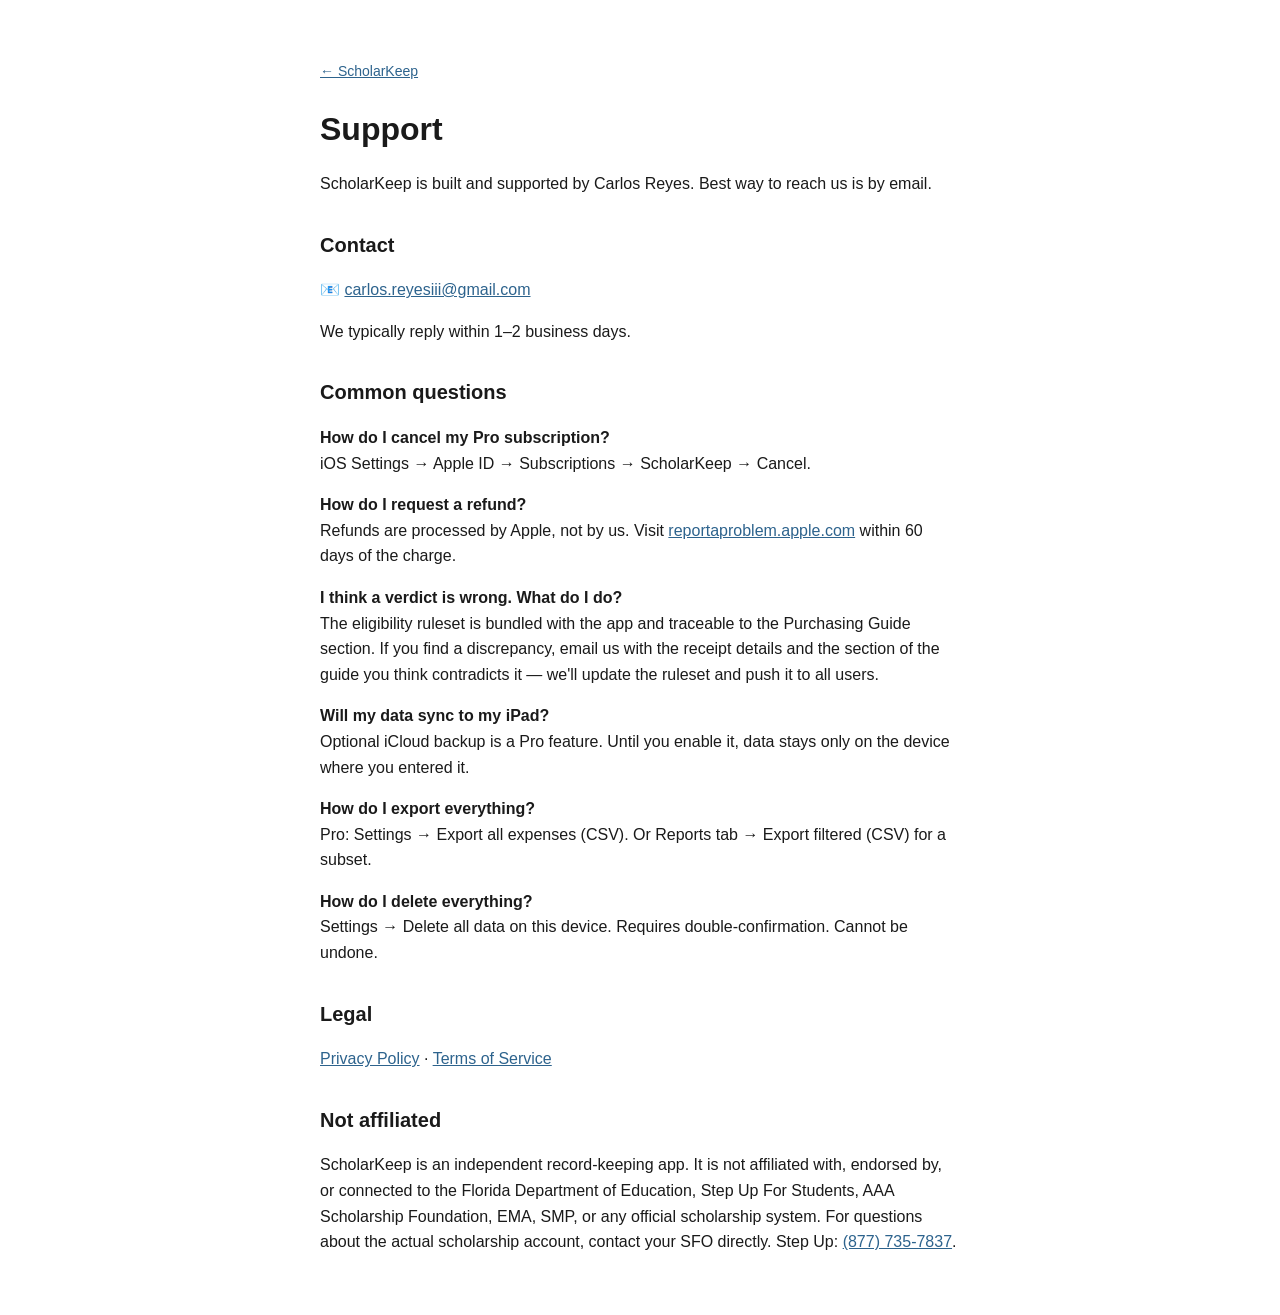
<file: docs/support.html>
<!doctype html>
<html lang="en">
  <head>
    <meta charset="utf-8" />
    <meta name="viewport" content="width=device-width,initial-scale=1" />
    <title>ScholarKeep — Support</title>
    <style>
      body { font-family: -apple-system, BlinkMacSystemFont, "SF Pro Text", sans-serif;
             max-width: 640px; margin: 60px auto; padding: 0 24px; color: #1a1a1a; line-height: 1.6; }
      h1 { font-size: 32px; margin-bottom: 8px; }
      h2 { font-size: 20px; margin-top: 32px; }
      a { color: #2d638d; }
      .back { font-size: 14px; color: #5a5a5a; }
    </style>
  </head>
  <body>
    <p class="back"><a href="/">← ScholarKeep</a></p>
    <h1>Support</h1>
    <p>ScholarKeep is built and supported by Carlos Reyes. Best way to reach us is by email.</p>

    <h2>Contact</h2>
    <p>📧 <a href="mailto:carlos.reyesiii@gmail.com">carlos.reyesiii@gmail.com</a></p>
    <p>We typically reply within 1–2 business days.</p>

    <h2>Common questions</h2>
    <p><strong>How do I cancel my Pro subscription?</strong><br>
    iOS Settings → Apple ID → Subscriptions → ScholarKeep → Cancel.</p>

    <p><strong>How do I request a refund?</strong><br>
    Refunds are processed by Apple, not by us. Visit <a href="https://reportaproblem.apple.com">reportaproblem.apple.com</a> within 60 days of the charge.</p>

    <p><strong>I think a verdict is wrong. What do I do?</strong><br>
    The eligibility ruleset is bundled with the app and traceable to the Purchasing Guide section. If you find a discrepancy, email us with the receipt details and the section of the guide you think contradicts it — we'll update the ruleset and push it to all users.</p>

    <p><strong>Will my data sync to my iPad?</strong><br>
    Optional iCloud backup is a Pro feature. Until you enable it, data stays only on the device where you entered it.</p>

    <p><strong>How do I export everything?</strong><br>
    Pro: Settings → Export all expenses (CSV). Or Reports tab → Export filtered (CSV) for a subset.</p>

    <p><strong>How do I delete everything?</strong><br>
    Settings → Delete all data on this device. Requires double-confirmation. Cannot be undone.</p>

    <h2>Legal</h2>
    <p><a href="LEGAL/privacy-policy">Privacy Policy</a> · <a href="LEGAL/terms-of-service">Terms of Service</a></p>

    <h2>Not affiliated</h2>
    <p>ScholarKeep is an independent record-keeping app. It is not affiliated with, endorsed by, or connected to the Florida Department of Education, Step Up For Students, AAA Scholarship Foundation, EMA, SMP, or any official scholarship system. For questions about the actual scholarship account, contact your SFO directly. Step Up: <a href="tel:8777357837">(877) 735-7837</a>.</p>
  </body>
</html>
</file>
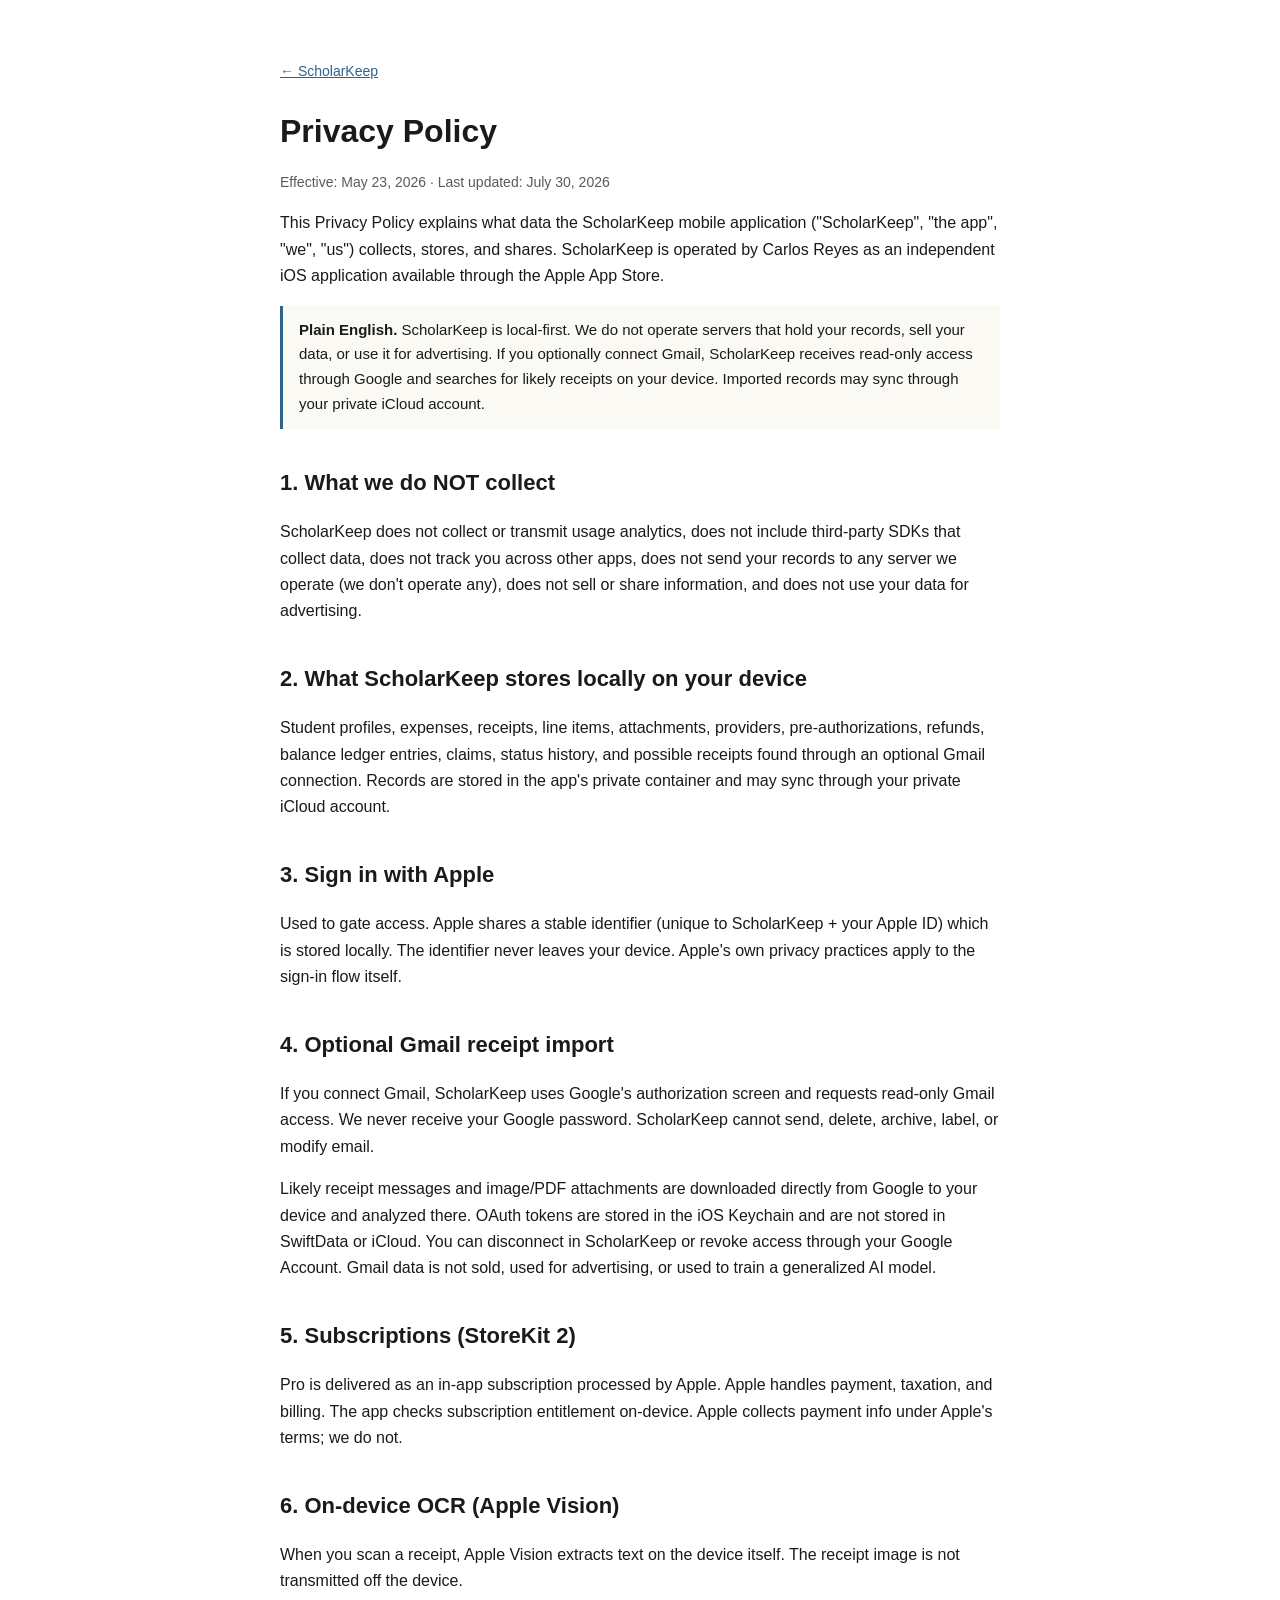
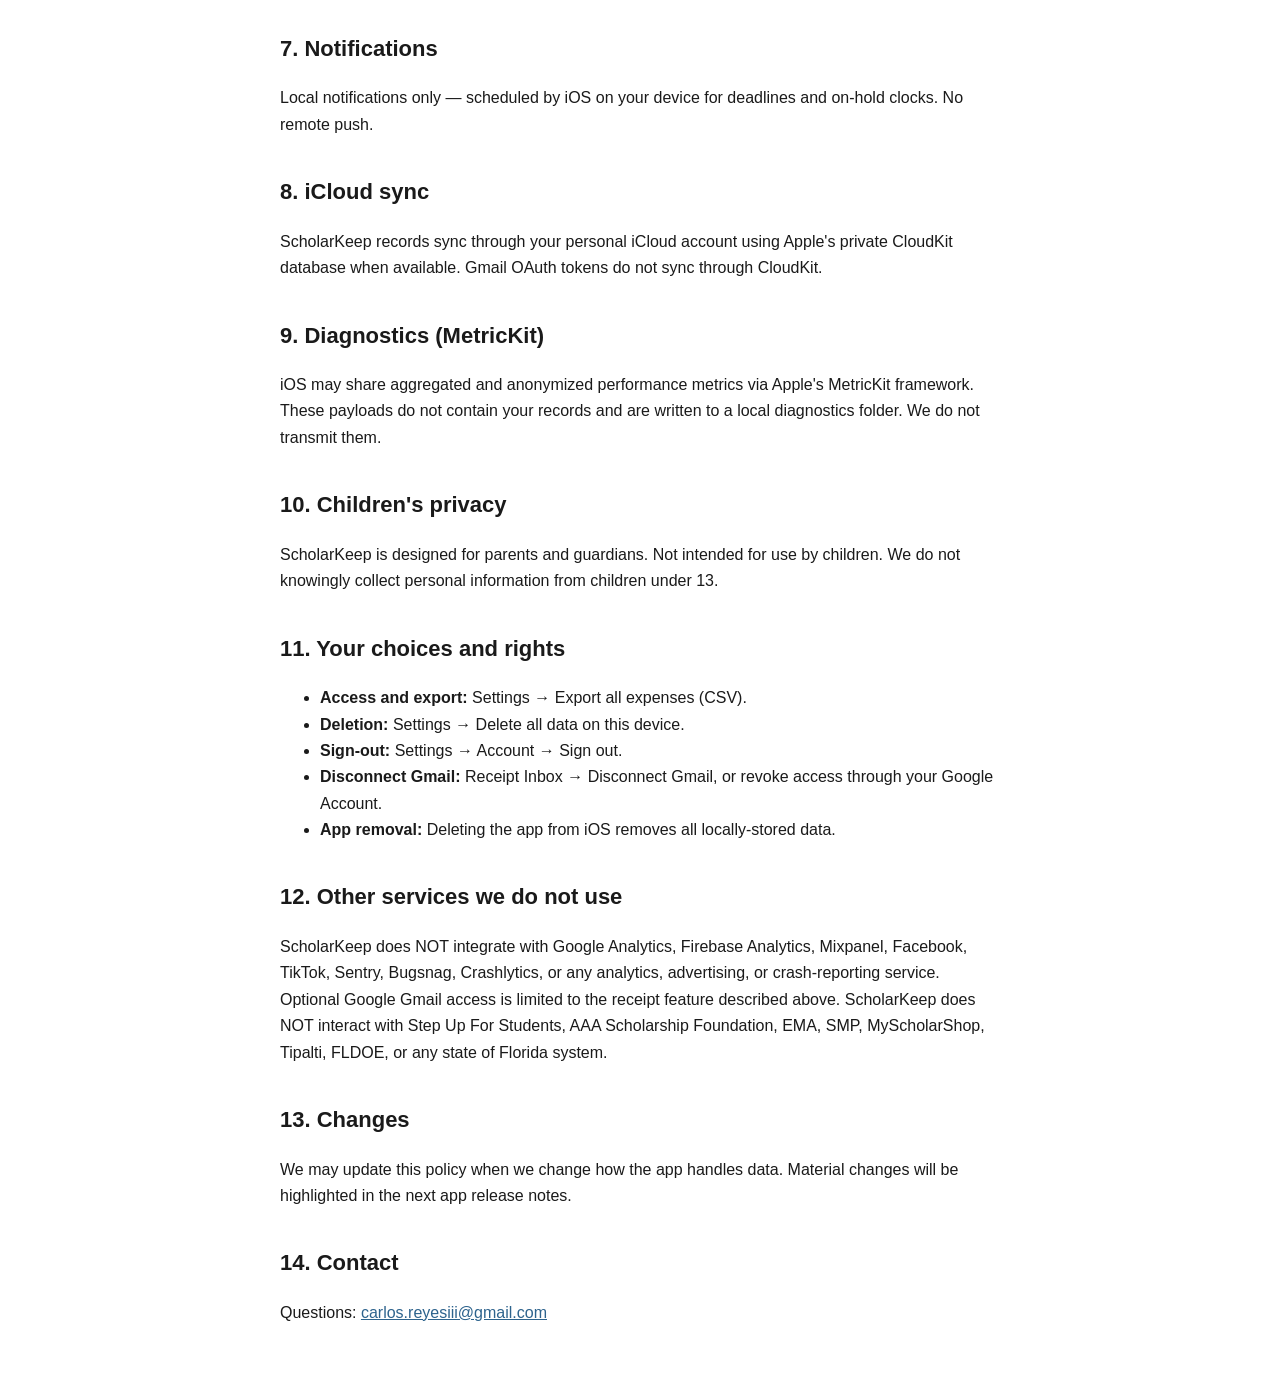
<file: docs/LEGAL/privacy-policy.html>
<!doctype html>
<html lang="en">
  <head>
    <meta charset="utf-8" />
    <meta name="viewport" content="width=device-width,initial-scale=1" />
    <title>ScholarKeep — Privacy Policy</title>
    <style>
      body { font-family: -apple-system, BlinkMacSystemFont, "SF Pro Text", sans-serif;
             max-width: 720px; margin: 60px auto; padding: 0 24px; color: #1a1a1a; line-height: 1.65; }
      h1 { font-size: 32px; margin-bottom: 8px; }
      h2 { font-size: 22px; margin-top: 36px; }
      h3 { font-size: 17px; margin-top: 24px; }
      a { color: #2d638d; }
      .back { font-size: 14px; color: #5a5a5a; }
      .meta { color: #5a5a5a; font-size: 14px; }
      blockquote { background: #fbf9f4; border-left: 3px solid #2d638d; padding: 12px 16px; margin: 16px 0; font-size: 15px; }
    </style>
  </head>
  <body>
    <p class="back"><a href="/">← ScholarKeep</a></p>
    <h1>Privacy Policy</h1>
    <p class="meta">Effective: May 23, 2026 · Last updated: July 30, 2026</p>

    <p>This Privacy Policy explains what data the ScholarKeep mobile application ("ScholarKeep", "the app", "we", "us") collects, stores, and shares. ScholarKeep is operated by Carlos Reyes as an independent iOS application available through the Apple App Store.</p>

    <blockquote><strong>Plain English.</strong> ScholarKeep is local-first. We do not operate servers that hold your records, sell your data, or use it for advertising. If you optionally connect Gmail, ScholarKeep receives read-only access through Google and searches for likely receipts on your device. Imported records may sync through your private iCloud account.</blockquote>

    <h2>1. What we do NOT collect</h2>
    <p>ScholarKeep does not collect or transmit usage analytics, does not include third-party SDKs that collect data, does not track you across other apps, does not send your records to any server we operate (we don't operate any), does not sell or share information, and does not use your data for advertising.</p>

    <h2>2. What ScholarKeep stores locally on your device</h2>
    <p>Student profiles, expenses, receipts, line items, attachments, providers, pre-authorizations, refunds, balance ledger entries, claims, status history, and possible receipts found through an optional Gmail connection. Records are stored in the app's private container and may sync through your private iCloud account.</p>

    <h2>3. Sign in with Apple</h2>
    <p>Used to gate access. Apple shares a stable identifier (unique to ScholarKeep + your Apple ID) which is stored locally. The identifier never leaves your device. Apple's own privacy practices apply to the sign-in flow itself.</p>

    <h2>4. Optional Gmail receipt import</h2>
    <p>If you connect Gmail, ScholarKeep uses Google's authorization screen and requests read-only Gmail access. We never receive your Google password. ScholarKeep cannot send, delete, archive, label, or modify email.</p>
    <p>Likely receipt messages and image/PDF attachments are downloaded directly from Google to your device and analyzed there. OAuth tokens are stored in the iOS Keychain and are not stored in SwiftData or iCloud. You can disconnect in ScholarKeep or revoke access through your Google Account. Gmail data is not sold, used for advertising, or used to train a generalized AI model.</p>

    <h2>5. Subscriptions (StoreKit 2)</h2>
    <p>Pro is delivered as an in-app subscription processed by Apple. Apple handles payment, taxation, and billing. The app checks subscription entitlement on-device. Apple collects payment info under Apple's terms; we do not.</p>

    <h2>6. On-device OCR (Apple Vision)</h2>
    <p>When you scan a receipt, Apple Vision extracts text on the device itself. The receipt image is not transmitted off the device.</p>

    <h2>7. Notifications</h2>
    <p>Local notifications only — scheduled by iOS on your device for deadlines and on-hold clocks. No remote push.</p>

    <h2>8. iCloud sync</h2>
    <p>ScholarKeep records sync through your personal iCloud account using Apple's private CloudKit database when available. Gmail OAuth tokens do not sync through CloudKit.</p>

    <h2>9. Diagnostics (MetricKit)</h2>
    <p>iOS may share aggregated and anonymized performance metrics via Apple's MetricKit framework. These payloads do not contain your records and are written to a local diagnostics folder. We do not transmit them.</p>

    <h2>10. Children's privacy</h2>
    <p>ScholarKeep is designed for parents and guardians. Not intended for use by children. We do not knowingly collect personal information from children under 13.</p>

    <h2>11. Your choices and rights</h2>
    <ul>
      <li><strong>Access and export:</strong> Settings → Export all expenses (CSV).</li>
      <li><strong>Deletion:</strong> Settings → Delete all data on this device.</li>
      <li><strong>Sign-out:</strong> Settings → Account → Sign out.</li>
      <li><strong>Disconnect Gmail:</strong> Receipt Inbox → Disconnect Gmail, or revoke access through your Google Account.</li>
      <li><strong>App removal:</strong> Deleting the app from iOS removes all locally-stored data.</li>
    </ul>

    <h2>12. Other services we do not use</h2>
    <p>ScholarKeep does NOT integrate with Google Analytics, Firebase Analytics, Mixpanel, Facebook, TikTok, Sentry, Bugsnag, Crashlytics, or any analytics, advertising, or crash-reporting service. Optional Google Gmail access is limited to the receipt feature described above. ScholarKeep does NOT interact with Step Up For Students, AAA Scholarship Foundation, EMA, SMP, MyScholarShop, Tipalti, FLDOE, or any state of Florida system.</p>

    <h2>13. Changes</h2>
    <p>We may update this policy when we change how the app handles data. Material changes will be highlighted in the next app release notes.</p>

    <h2>14. Contact</h2>
    <p>Questions: <a href="mailto:carlos.reyesiii@gmail.com">carlos.reyesiii@gmail.com</a></p>
  </body>
</html>
</file>
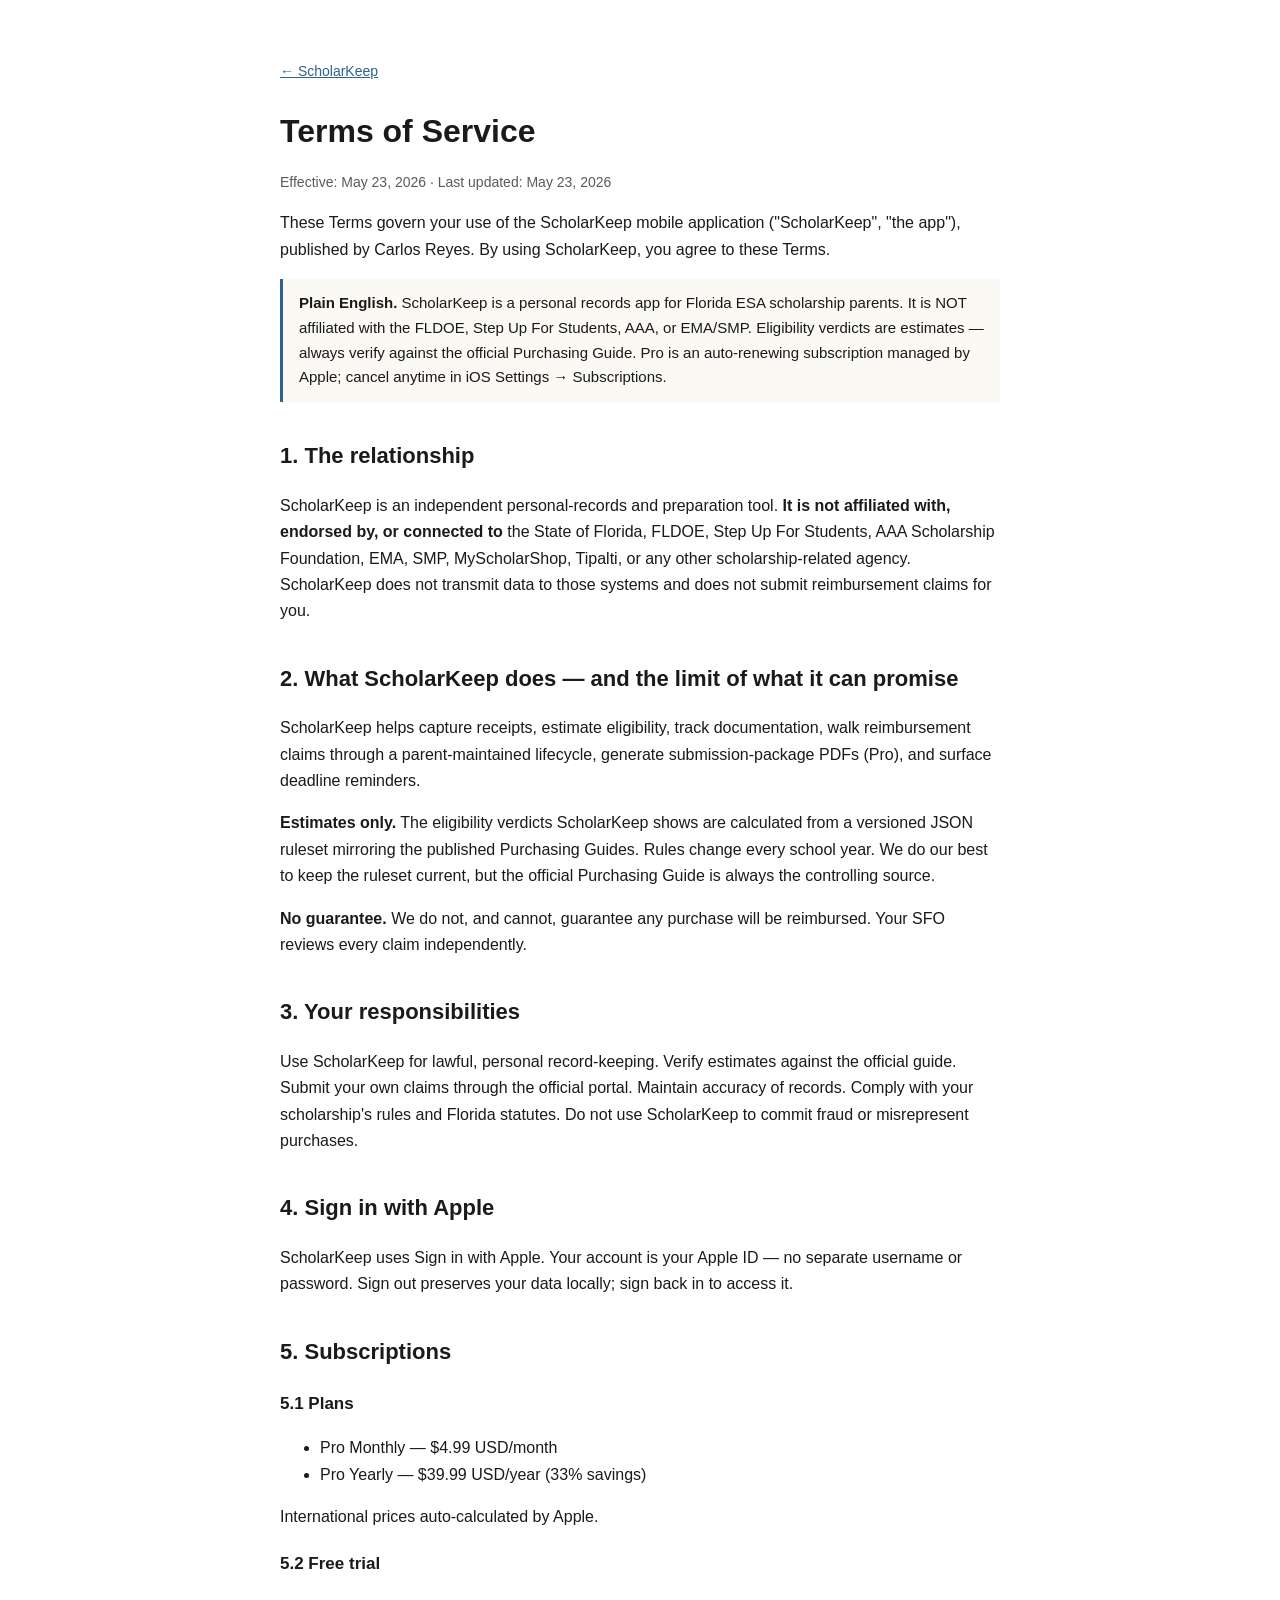
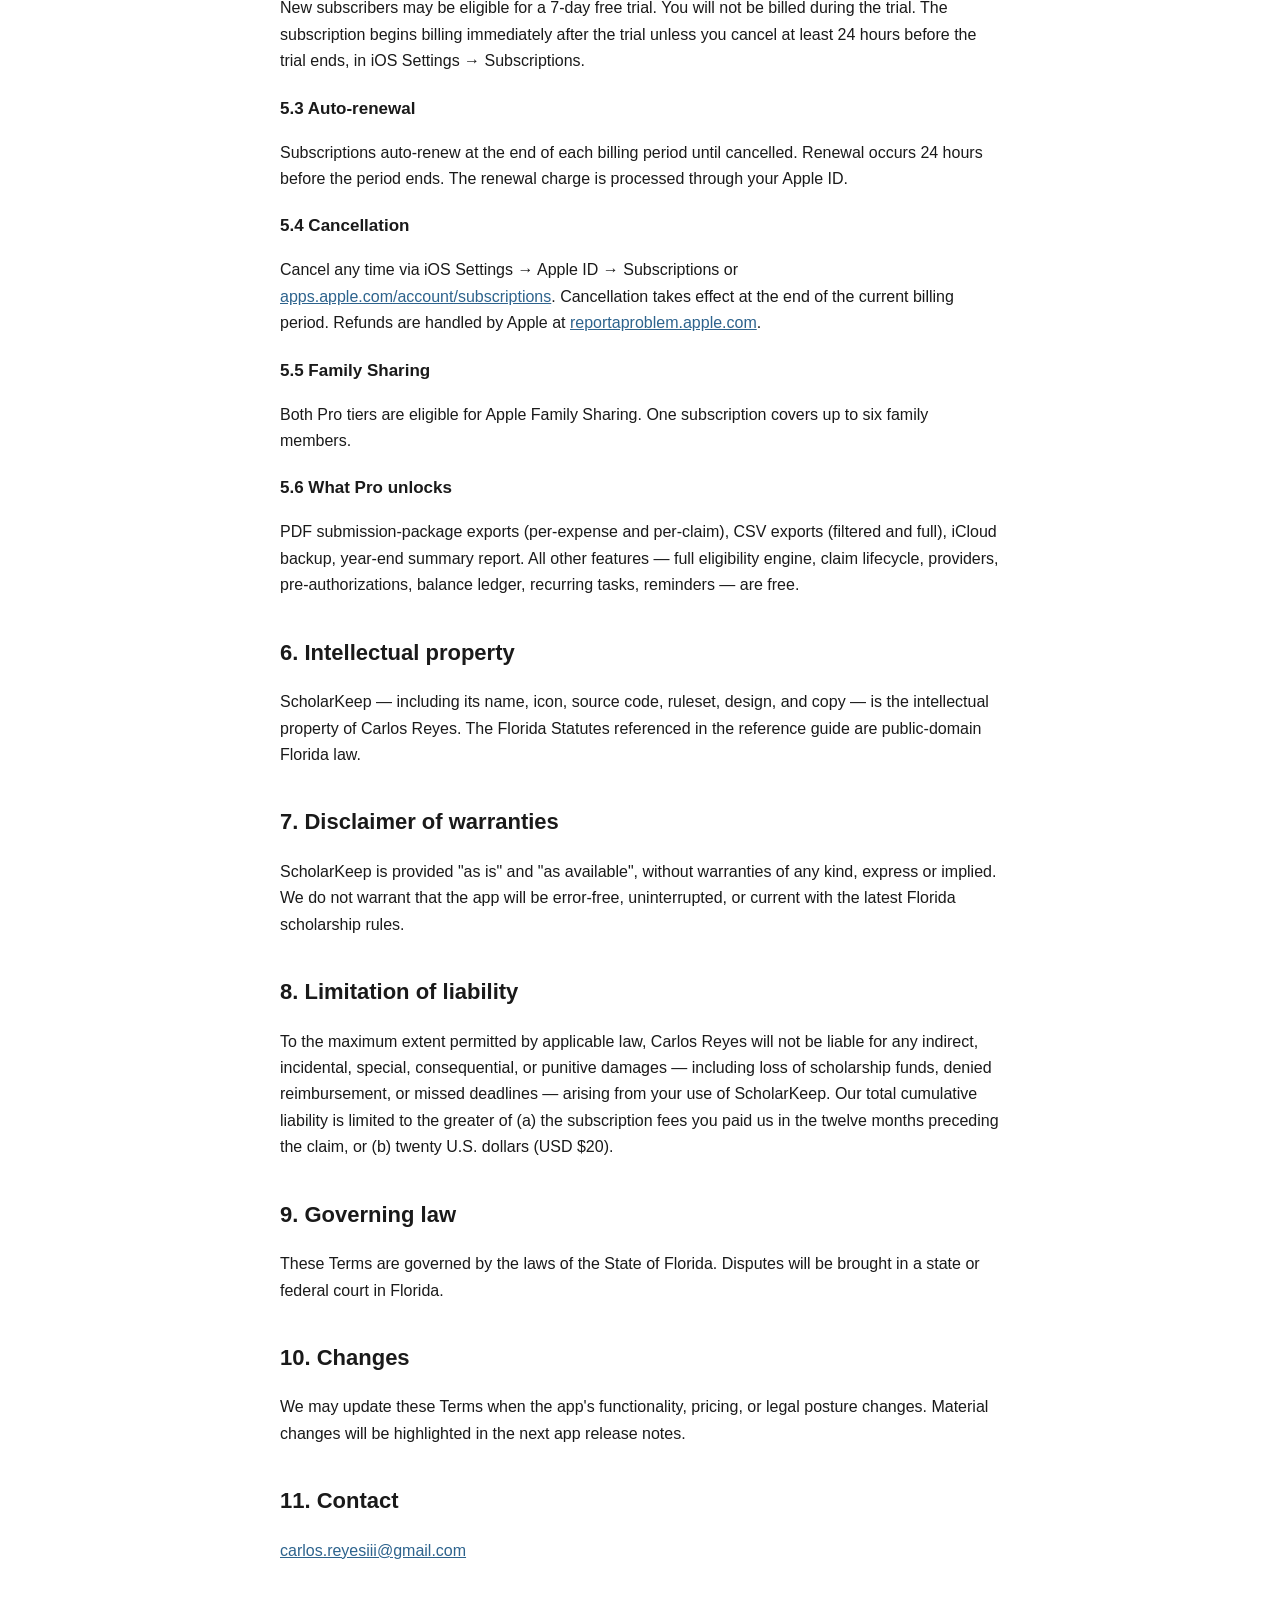
<file: docs/LEGAL/terms-of-service.html>
<!doctype html>
<html lang="en">
  <head>
    <meta charset="utf-8" />
    <meta name="viewport" content="width=device-width,initial-scale=1" />
    <title>ScholarKeep — Terms of Service</title>
    <style>
      body { font-family: -apple-system, BlinkMacSystemFont, "SF Pro Text", sans-serif;
             max-width: 720px; margin: 60px auto; padding: 0 24px; color: #1a1a1a; line-height: 1.65; }
      h1 { font-size: 32px; margin-bottom: 8px; }
      h2 { font-size: 22px; margin-top: 36px; }
      h3 { font-size: 17px; margin-top: 20px; }
      a { color: #2d638d; }
      .back { font-size: 14px; color: #5a5a5a; }
      .meta { color: #5a5a5a; font-size: 14px; }
      blockquote { background: #fbf9f4; border-left: 3px solid #2d638d; padding: 12px 16px; margin: 16px 0; font-size: 15px; }
    </style>
  </head>
  <body>
    <p class="back"><a href="/">← ScholarKeep</a></p>
    <h1>Terms of Service</h1>
    <p class="meta">Effective: May 23, 2026 · Last updated: May 23, 2026</p>

    <p>These Terms govern your use of the ScholarKeep mobile application ("ScholarKeep", "the app"), published by Carlos Reyes. By using ScholarKeep, you agree to these Terms.</p>

    <blockquote><strong>Plain English.</strong> ScholarKeep is a personal records app for Florida ESA scholarship parents. It is NOT affiliated with the FLDOE, Step Up For Students, AAA, or EMA/SMP. Eligibility verdicts are estimates — always verify against the official Purchasing Guide. Pro is an auto-renewing subscription managed by Apple; cancel anytime in iOS Settings → Subscriptions.</blockquote>

    <h2>1. The relationship</h2>
    <p>ScholarKeep is an independent personal-records and preparation tool. <strong>It is not affiliated with, endorsed by, or connected to</strong> the State of Florida, FLDOE, Step Up For Students, AAA Scholarship Foundation, EMA, SMP, MyScholarShop, Tipalti, or any other scholarship-related agency. ScholarKeep does not transmit data to those systems and does not submit reimbursement claims for you.</p>

    <h2>2. What ScholarKeep does — and the limit of what it can promise</h2>
    <p>ScholarKeep helps capture receipts, estimate eligibility, track documentation, walk reimbursement claims through a parent-maintained lifecycle, generate submission-package PDFs (Pro), and surface deadline reminders.</p>
    <p><strong>Estimates only.</strong> The eligibility verdicts ScholarKeep shows are calculated from a versioned JSON ruleset mirroring the published Purchasing Guides. Rules change every school year. We do our best to keep the ruleset current, but the official Purchasing Guide is always the controlling source.</p>
    <p><strong>No guarantee.</strong> We do not, and cannot, guarantee any purchase will be reimbursed. Your SFO reviews every claim independently.</p>

    <h2>3. Your responsibilities</h2>
    <p>Use ScholarKeep for lawful, personal record-keeping. Verify estimates against the official guide. Submit your own claims through the official portal. Maintain accuracy of records. Comply with your scholarship's rules and Florida statutes. Do not use ScholarKeep to commit fraud or misrepresent purchases.</p>

    <h2>4. Sign in with Apple</h2>
    <p>ScholarKeep uses Sign in with Apple. Your account is your Apple ID — no separate username or password. Sign out preserves your data locally; sign back in to access it.</p>

    <h2>5. Subscriptions</h2>
    <h3>5.1 Plans</h3>
    <ul>
      <li>Pro Monthly — $4.99 USD/month</li>
      <li>Pro Yearly — $39.99 USD/year (33% savings)</li>
    </ul>
    <p>International prices auto-calculated by Apple.</p>

    <h3>5.2 Free trial</h3>
    <p>New subscribers may be eligible for a 7-day free trial. You will not be billed during the trial. The subscription begins billing immediately after the trial unless you cancel at least 24 hours before the trial ends, in iOS Settings → Subscriptions.</p>

    <h3>5.3 Auto-renewal</h3>
    <p>Subscriptions auto-renew at the end of each billing period until cancelled. Renewal occurs 24 hours before the period ends. The renewal charge is processed through your Apple ID.</p>

    <h3>5.4 Cancellation</h3>
    <p>Cancel any time via iOS Settings → Apple ID → Subscriptions or <a href="https://apps.apple.com/account/subscriptions">apps.apple.com/account/subscriptions</a>. Cancellation takes effect at the end of the current billing period. Refunds are handled by Apple at <a href="https://reportaproblem.apple.com">reportaproblem.apple.com</a>.</p>

    <h3>5.5 Family Sharing</h3>
    <p>Both Pro tiers are eligible for Apple Family Sharing. One subscription covers up to six family members.</p>

    <h3>5.6 What Pro unlocks</h3>
    <p>PDF submission-package exports (per-expense and per-claim), CSV exports (filtered and full), iCloud backup, year-end summary report. All other features — full eligibility engine, claim lifecycle, providers, pre-authorizations, balance ledger, recurring tasks, reminders — are free.</p>

    <h2>6. Intellectual property</h2>
    <p>ScholarKeep — including its name, icon, source code, ruleset, design, and copy — is the intellectual property of Carlos Reyes. The Florida Statutes referenced in the reference guide are public-domain Florida law.</p>

    <h2>7. Disclaimer of warranties</h2>
    <p>ScholarKeep is provided "as is" and "as available", without warranties of any kind, express or implied. We do not warrant that the app will be error-free, uninterrupted, or current with the latest Florida scholarship rules.</p>

    <h2>8. Limitation of liability</h2>
    <p>To the maximum extent permitted by applicable law, Carlos Reyes will not be liable for any indirect, incidental, special, consequential, or punitive damages — including loss of scholarship funds, denied reimbursement, or missed deadlines — arising from your use of ScholarKeep. Our total cumulative liability is limited to the greater of (a) the subscription fees you paid us in the twelve months preceding the claim, or (b) twenty U.S. dollars (USD $20).</p>

    <h2>9. Governing law</h2>
    <p>These Terms are governed by the laws of the State of Florida. Disputes will be brought in a state or federal court in Florida.</p>

    <h2>10. Changes</h2>
    <p>We may update these Terms when the app's functionality, pricing, or legal posture changes. Material changes will be highlighted in the next app release notes.</p>

    <h2>11. Contact</h2>
    <p><a href="mailto:carlos.reyesiii@gmail.com">carlos.reyesiii@gmail.com</a></p>
  </body>
</html>
</file>
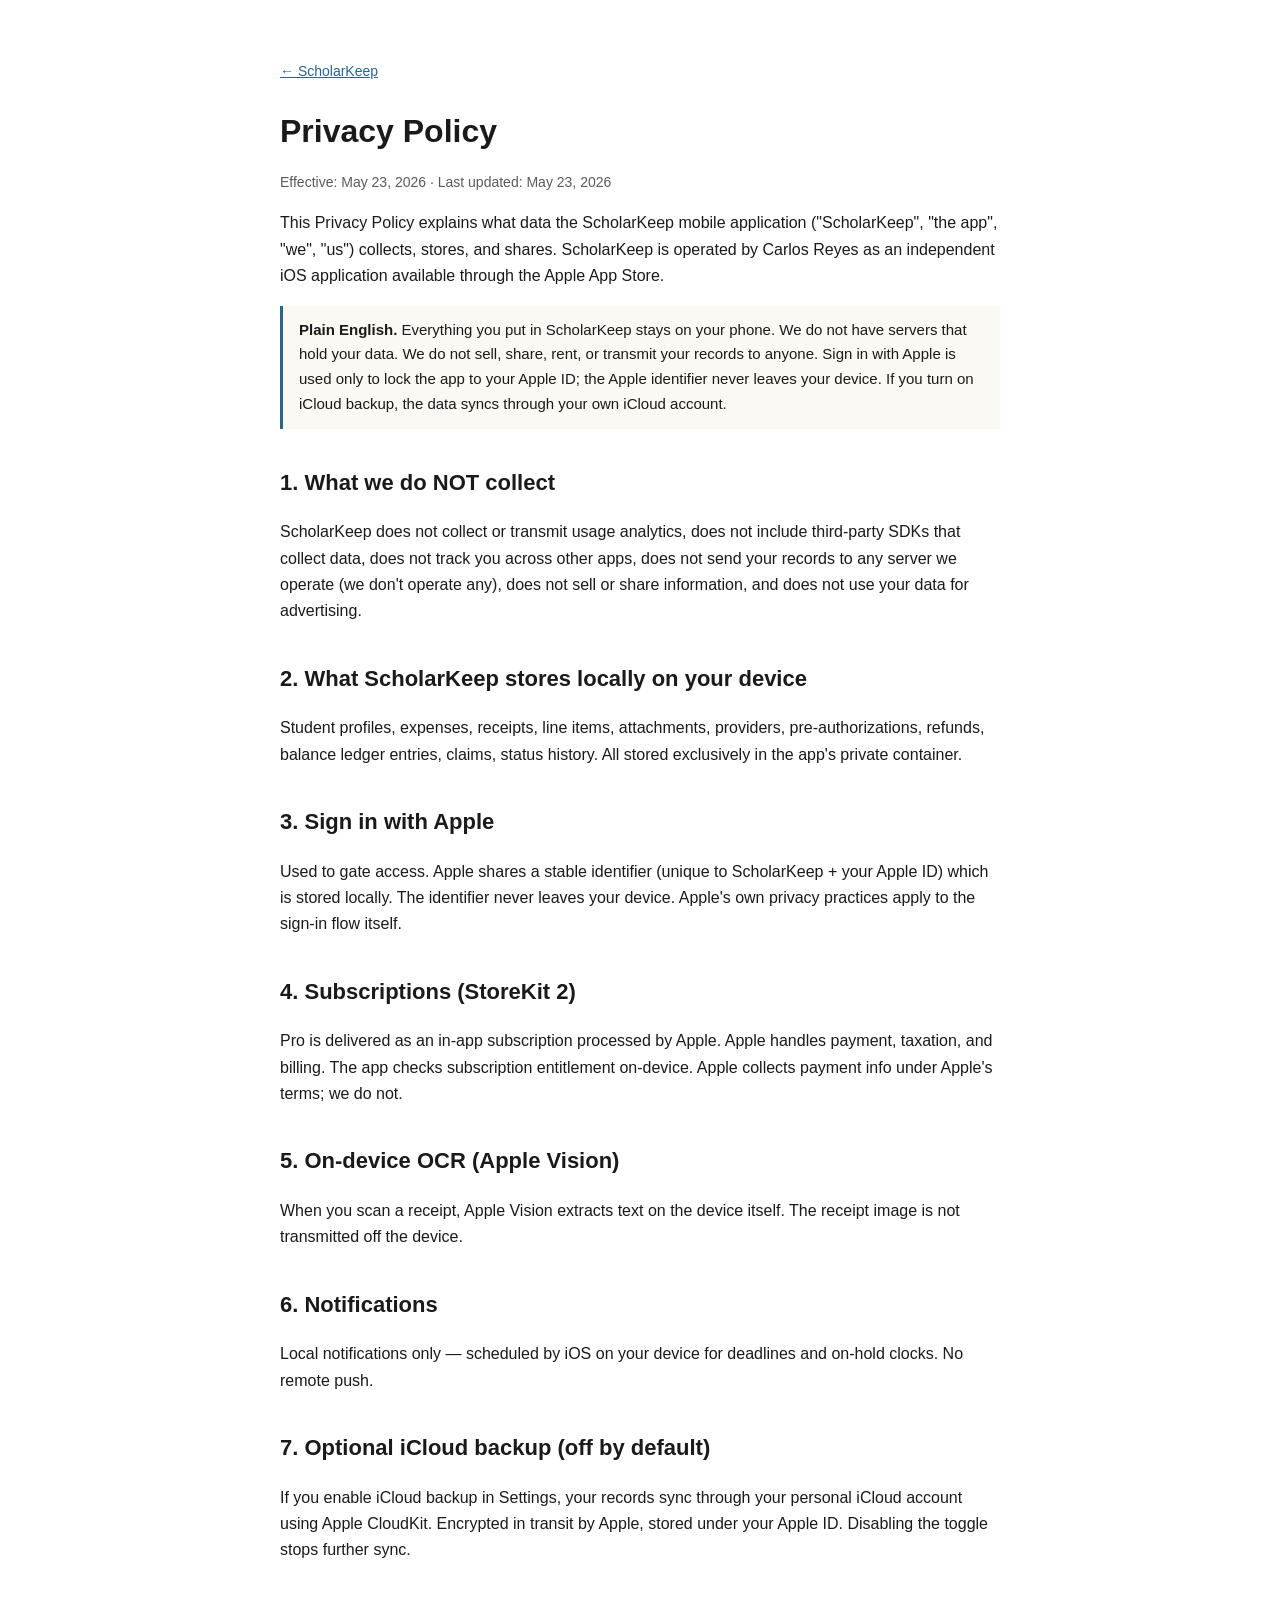
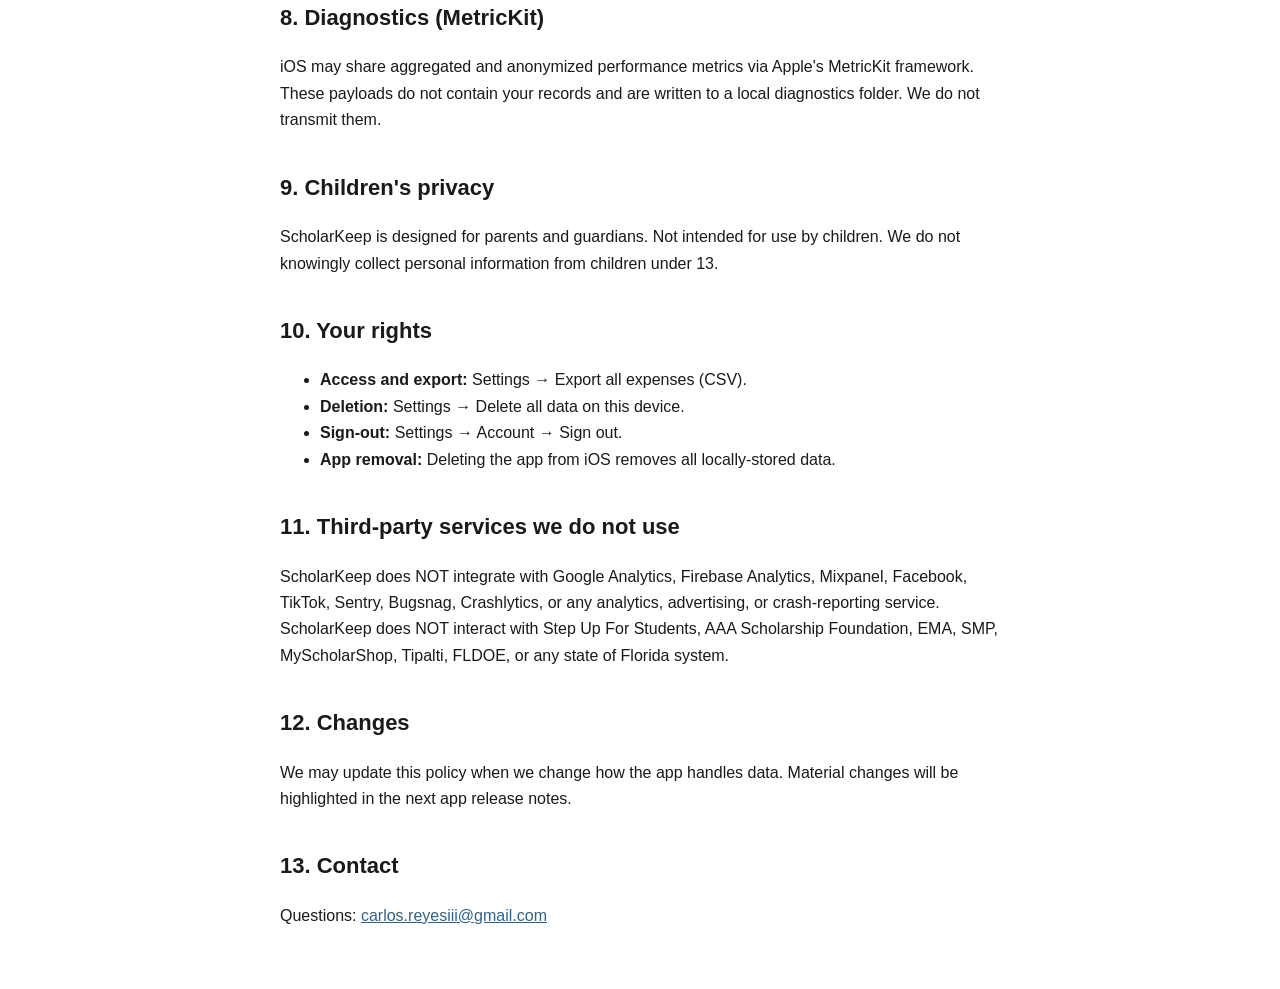
<file: web/LEGAL/privacy-policy.html>
<!doctype html>
<html lang="en">
  <head>
    <meta charset="utf-8" />
    <meta name="viewport" content="width=device-width,initial-scale=1" />
    <title>ScholarKeep — Privacy Policy</title>
    <style>
      body { font-family: -apple-system, BlinkMacSystemFont, "SF Pro Text", sans-serif;
             max-width: 720px; margin: 60px auto; padding: 0 24px; color: #1a1a1a; line-height: 1.65; }
      h1 { font-size: 32px; margin-bottom: 8px; }
      h2 { font-size: 22px; margin-top: 36px; }
      h3 { font-size: 17px; margin-top: 24px; }
      a { color: #2d638d; }
      .back { font-size: 14px; color: #5a5a5a; }
      .meta { color: #5a5a5a; font-size: 14px; }
      blockquote { background: #fbf9f4; border-left: 3px solid #2d638d; padding: 12px 16px; margin: 16px 0; font-size: 15px; }
    </style>
  </head>
  <body>
    <p class="back"><a href="/">← ScholarKeep</a></p>
    <h1>Privacy Policy</h1>
    <p class="meta">Effective: May 23, 2026 · Last updated: May 23, 2026</p>

    <p>This Privacy Policy explains what data the ScholarKeep mobile application ("ScholarKeep", "the app", "we", "us") collects, stores, and shares. ScholarKeep is operated by Carlos Reyes as an independent iOS application available through the Apple App Store.</p>

    <blockquote><strong>Plain English.</strong> Everything you put in ScholarKeep stays on your phone. We do not have servers that hold your data. We do not sell, share, rent, or transmit your records to anyone. Sign in with Apple is used only to lock the app to your Apple ID; the Apple identifier never leaves your device. If you turn on iCloud backup, the data syncs through your own iCloud account.</blockquote>

    <h2>1. What we do NOT collect</h2>
    <p>ScholarKeep does not collect or transmit usage analytics, does not include third-party SDKs that collect data, does not track you across other apps, does not send your records to any server we operate (we don't operate any), does not sell or share information, and does not use your data for advertising.</p>

    <h2>2. What ScholarKeep stores locally on your device</h2>
    <p>Student profiles, expenses, receipts, line items, attachments, providers, pre-authorizations, refunds, balance ledger entries, claims, status history. All stored exclusively in the app's private container.</p>

    <h2>3. Sign in with Apple</h2>
    <p>Used to gate access. Apple shares a stable identifier (unique to ScholarKeep + your Apple ID) which is stored locally. The identifier never leaves your device. Apple's own privacy practices apply to the sign-in flow itself.</p>

    <h2>4. Subscriptions (StoreKit 2)</h2>
    <p>Pro is delivered as an in-app subscription processed by Apple. Apple handles payment, taxation, and billing. The app checks subscription entitlement on-device. Apple collects payment info under Apple's terms; we do not.</p>

    <h2>5. On-device OCR (Apple Vision)</h2>
    <p>When you scan a receipt, Apple Vision extracts text on the device itself. The receipt image is not transmitted off the device.</p>

    <h2>6. Notifications</h2>
    <p>Local notifications only — scheduled by iOS on your device for deadlines and on-hold clocks. No remote push.</p>

    <h2>7. Optional iCloud backup (off by default)</h2>
    <p>If you enable iCloud backup in Settings, your records sync through your personal iCloud account using Apple CloudKit. Encrypted in transit by Apple, stored under your Apple ID. Disabling the toggle stops further sync.</p>

    <h2>8. Diagnostics (MetricKit)</h2>
    <p>iOS may share aggregated and anonymized performance metrics via Apple's MetricKit framework. These payloads do not contain your records and are written to a local diagnostics folder. We do not transmit them.</p>

    <h2>9. Children's privacy</h2>
    <p>ScholarKeep is designed for parents and guardians. Not intended for use by children. We do not knowingly collect personal information from children under 13.</p>

    <h2>10. Your rights</h2>
    <ul>
      <li><strong>Access and export:</strong> Settings → Export all expenses (CSV).</li>
      <li><strong>Deletion:</strong> Settings → Delete all data on this device.</li>
      <li><strong>Sign-out:</strong> Settings → Account → Sign out.</li>
      <li><strong>App removal:</strong> Deleting the app from iOS removes all locally-stored data.</li>
    </ul>

    <h2>11. Third-party services we do not use</h2>
    <p>ScholarKeep does NOT integrate with Google Analytics, Firebase Analytics, Mixpanel, Facebook, TikTok, Sentry, Bugsnag, Crashlytics, or any analytics, advertising, or crash-reporting service. ScholarKeep does NOT interact with Step Up For Students, AAA Scholarship Foundation, EMA, SMP, MyScholarShop, Tipalti, FLDOE, or any state of Florida system.</p>

    <h2>12. Changes</h2>
    <p>We may update this policy when we change how the app handles data. Material changes will be highlighted in the next app release notes.</p>

    <h2>13. Contact</h2>
    <p>Questions: <a href="mailto:carlos.reyesiii@gmail.com">carlos.reyesiii@gmail.com</a></p>
  </body>
</html>
</file>
<file: prototype/style.css>
/* ============================================================
   ScholarKeep v0.5.0 prototype stylesheet
   Apple-native Clinical + Clay/Terracotta accent
   ============================================================ */

:root {
  /* Accent */
  --accent: #B85C3A;
  --accent-soft: rgba(184, 92, 58, 0.12);
  --accent-hover: #A14F30;
  /* Neutrals — light */
  --bg-canvas: #F7F4F0;
  --bg-grouped: #FFFFFF;
  --bg-subtle: #EFECE6;
  --text-primary: #0A0A0A;
  --text-secondary: #6B6760;
  --text-tertiary: #9A958A;
  --divider: rgba(10, 10, 10, 0.06);
  /* Status */
  --status-good: #3F8E5C;
  --status-good-bg: rgba(63, 142, 92, 0.14);
  --status-warn: #C4862A;
  --status-warn-bg: rgba(196, 134, 42, 0.14);
  --status-bad: #B53A2E;
  --status-bad-bg: rgba(181, 58, 46, 0.14);
}

[data-theme="dark"] {
  --accent: #D17354;
  --accent-soft: rgba(209, 115, 84, 0.18);
  --accent-hover: #DD8266;
  --bg-canvas: #0E0E0F;
  --bg-grouped: #1C1C1E;
  --bg-subtle: #2A2A2C;
  --text-primary: #F2F2F2;
  --text-secondary: #9A958A;
  --text-tertiary: #6F6A60;
  --divider: rgba(255, 255, 255, 0.08);
  --status-good: #5FB67D;
  --status-good-bg: rgba(95, 182, 125, 0.18);
  --status-warn: #E0A65D;
  --status-warn-bg: rgba(224, 166, 93, 0.18);
  --status-bad: #E07365;
  --status-bad-bg: rgba(224, 115, 101, 0.18);
}

* { box-sizing: border-box; }
html, body { margin: 0; padding: 0; font-family: -apple-system, BlinkMacSystemFont, "SF Pro Text", "Inter", sans-serif; }
body { background: #1c1c1e; color: #ddd; min-height: 100vh; }

/* ---- Topbar ---- */
.topbar {
  display: flex; align-items: center; justify-content: space-between;
  padding: 14px 24px; background: #0e0e0f; color: #f2f2f2;
  border-bottom: 1px solid #2a2a2c;
}
.brand { font-weight: 700; letter-spacing: -0.2px; }
.brand .tag { font-size: 12px; color: #9a958a; font-weight: 500; margin-left: 8px; }
.controls { display: flex; gap: 10px; align-items: center; }
.controls select, .controls button {
  background: #2a2a2c; color: #f2f2f2; border: 1px solid #3a3a3c; padding: 6px 10px; border-radius: 8px;
  font-size: 13px; cursor: pointer;
}

/* ---- Stage ---- */
.stage { display: grid; grid-template-columns: 1fr 320px; gap: 40px; padding: 40px; max-width: 1200px; margin: 0 auto; }
@media (max-width: 900px) { .stage { grid-template-columns: 1fr; } }

/* ---- Sidebar ---- */
.sidebar { color: #ddd; padding-top: 8px; }
.sidebar h2 { font-size: 12px; text-transform: uppercase; letter-spacing: 0.5px; color: #9a958a; margin: 16px 0 8px; }
.sidebar hr { border: 0; border-top: 1px solid #2a2a2c; margin: 18px 0; }
.screen-list { list-style: none; padding: 0; margin: 0; }
.screen-list li {
  padding: 8px 12px; margin-bottom: 2px; border-radius: 8px; cursor: pointer; font-size: 14px;
  display: flex; align-items: center; gap: 8px;
}
.screen-list li:hover { background: #2a2a2c; }
.screen-list li.active { background: var(--accent-soft); color: var(--accent); font-weight: 600; }
.screen-list li .num { font-size: 11px; color: #6f6a60; min-width: 18px; }
.screen-list .group-header { font-size: 10px; text-transform: uppercase; letter-spacing: 0.6px; color: #6f6a60; padding: 14px 12px 6px; font-weight: 600; }
.hint { font-size: 12px; color: #9a958a; line-height: 1.5; }

/* ---- iPhone frame ---- */
.phone {
  width: 390px; height: 844px;
  background: #000; border-radius: 56px; padding: 12px;
  margin: 0 auto;
  box-shadow: 0 30px 80px rgba(0,0,0,0.5), inset 0 0 0 2px #2a2a2c;
  position: relative;
}
.phone .notch {
  position: absolute; top: 22px; left: 50%; transform: translateX(-50%);
  width: 120px; height: 32px; background: #000; border-radius: 24px;
  z-index: 10;
}
.phone .home-indicator {
  position: absolute; bottom: 22px; left: 50%; transform: translateX(-50%);
  width: 134px; height: 5px; background: rgba(255,255,255,0.8); border-radius: 3px;
  z-index: 10;
}
.screen {
  width: 100%; height: 100%; background: var(--bg-canvas); color: var(--text-primary);
  border-radius: 44px; overflow: hidden; position: relative;
  display: flex; flex-direction: column;
}

/* ---- Screen chrome ---- */
.status-bar {
  display: flex; justify-content: space-between; align-items: center;
  padding: 16px 28px 6px; font-size: 14px; font-weight: 600;
  color: var(--text-primary);
}
.status-bar .icons { display: flex; gap: 5px; align-items: center; opacity: 0.8; }

.nav-bar {
  display: flex; align-items: center; justify-content: space-between;
  padding: 10px 20px 8px;
}
.nav-bar .nav-title { font-size: 17px; font-weight: 600; }
.nav-bar .nav-action { color: var(--accent); font-size: 17px; cursor: pointer; background: none; border: 0; padding: 4px 8px; }

.large-title { padding: 4px 20px 8px; font-size: 34px; font-weight: 700; letter-spacing: -0.4px; }

.scroll {
  flex: 1; overflow-y: auto; padding: 4px 20px 96px;
  scrollbar-width: thin;
}
.scroll::-webkit-scrollbar { width: 6px; }
.scroll::-webkit-scrollbar-thumb { background: rgba(0,0,0,0.1); border-radius: 3px; }

/* ---- Tab bar with center FAB ---- */
.tabbar {
  position: absolute; bottom: 0; left: 0; right: 0;
  background: rgba(247, 244, 240, 0.92);
  backdrop-filter: blur(20px);
  border-top: 1px solid var(--divider);
  display: flex; justify-content: space-around; align-items: center;
  padding: 8px 8px 28px;
}
[data-theme="dark"] .tabbar { background: rgba(14, 14, 15, 0.92); }
.tabbar .tab {
  flex: 1; display: flex; flex-direction: column; align-items: center; gap: 2px;
  background: none; border: 0; color: var(--text-tertiary); cursor: pointer;
  font-size: 10px; font-weight: 500; padding: 4px 0;
}
.tabbar .tab.active { color: var(--accent); }
.tabbar .tab svg { width: 24px; height: 24px; }

.tabbar .fab {
  flex: 0 0 56px; width: 56px; height: 56px; border-radius: 28px;
  background: var(--accent); border: 0; cursor: pointer;
  display: flex; align-items: center; justify-content: center;
  color: white; margin-top: -22px;
  box-shadow: 0 4px 14px rgba(184, 92, 58, 0.4), 0 0 0 4px var(--bg-canvas);
  transition: transform 200ms ease-out;
}
.tabbar .fab:hover { transform: scale(1.05); }
.tabbar .fab svg { width: 26px; height: 26px; }
[data-theme="dark"] .tabbar .fab { box-shadow: 0 4px 14px rgba(209, 115, 84, 0.4), 0 0 0 4px var(--bg-canvas); }

/* ---- Persistent student strip ---- */
.student-strip {
  display: flex; align-items: center; gap: 10px;
  width: calc(100% - 32px); margin: 8px 16px 4px;
  padding: 8px 12px; border-radius: 14px;
  background: var(--bg-grouped); border: 0; cursor: pointer;
  text-align: left;
}
.student-strip .ss-avatar {
  width: 28px; height: 28px; border-radius: 8px; background: var(--accent-soft);
  color: var(--accent); display: flex; align-items: center; justify-content: center;
  font-weight: 700; font-size: 13px;
}
.student-strip .ss-name { font-size: 15px; font-weight: 600; color: var(--text-primary); }
.student-strip .ss-sub { font-size: 12px; color: var(--text-secondary); flex: 1; }
.student-strip .ss-chev { color: var(--text-tertiary); font-size: 10px; }

/* ---- Wallet-style dashboard hero ---- */
.wallet-hero {
  background: linear-gradient(135deg, var(--accent), var(--accent-hover));
  color: white; border-radius: 20px; padding: 22px;
  margin: 4px 0 16px; border: 0; width: 100%; cursor: pointer;
  display: flex; flex-direction: column; gap: 6px;
  box-shadow: 0 8px 20px rgba(184, 92, 58, 0.25);
}
.wallet-hero .wh-row { display: flex; justify-content: space-between; align-items: baseline; }
.wallet-hero .wh-number {
  font-size: 40px; font-weight: 700; letter-spacing: -0.6px; line-height: 1.1;
  font-feature-settings: "tnum"; color: white; margin: 4px 0 2px;
}
.wallet-hero .wh-progress {
  height: 5px; background: rgba(255,255,255,0.25); border-radius: 999px;
  margin-top: 8px; overflow: hidden;
}
.wallet-hero .wh-progress > span {
  display: block; height: 100%; background: white; border-radius: 999px;
}

/* ---- 3-tile quick stats grid ---- */
.tile-grid {
  display: grid; grid-template-columns: repeat(3, 1fr); gap: 8px;
  margin-bottom: 16px;
}
.tile {
  background: var(--bg-grouped); border: 0; border-radius: 14px;
  padding: 14px 10px; cursor: pointer; text-align: left;
  display: flex; flex-direction: column; gap: 2px;
}
.tile .t-num {
  font-size: 22px; font-weight: 700; letter-spacing: -0.3px;
  font-feature-settings: "tnum"; color: var(--text-primary);
}
.tile .t-label { font-size: 12px; font-weight: 600; color: var(--text-primary); margin-top: 4px; }
.tile .t-sub { font-size: 11px; color: var(--text-secondary); }

/* ---- More-hub tile grid ---- */
.more-grid {
  display: grid; grid-template-columns: repeat(2, 1fr); gap: 10px;
  margin-bottom: 8px;
}
.more-tile {
  background: var(--bg-grouped); border: 0; border-radius: 16px;
  padding: 16px; cursor: pointer; text-align: left;
  display: flex; flex-direction: column; gap: 4px; min-height: 110px;
}
.more-tile .mt-icon {
  width: 36px; height: 36px; border-radius: 12px;
  display: flex; align-items: center; justify-content: center;
  margin-bottom: 6px;
}
.more-tile .mt-icon svg { width: 18px; height: 18px; }
.more-tile .mt-title { font-size: 15px; font-weight: 600; }
.more-tile .mt-sub { font-size: 12px; color: var(--text-secondary); }

/* ---- Cards ---- */
.card {
  background: var(--bg-grouped); border-radius: 16px; padding: 20px;
  margin-bottom: 12px;
}
.card.hero { padding: 24px; }
.card.compact { padding: 16px; }

.eyebrow { font-size: 12px; font-weight: 600; color: var(--text-tertiary); text-transform: uppercase; letter-spacing: 0.5px; margin-bottom: 6px; }
.title-1 { font-size: 28px; font-weight: 700; letter-spacing: -0.4px; }
.title-2 { font-size: 22px; font-weight: 600; letter-spacing: -0.2px; }
.title-3 { font-size: 17px; font-weight: 600; }
.body { font-size: 17px; line-height: 1.4; }
.subhead { font-size: 15px; color: var(--text-secondary); line-height: 1.5; }
.footnote { font-size: 13px; color: var(--text-secondary); }
.caption { font-size: 12px; color: var(--text-tertiary); }

.hero-number { font-size: 38px; font-weight: 700; letter-spacing: -0.6px; font-feature-settings: "tnum"; }

.pill {
  display: inline-flex; align-items: center; gap: 4px;
  padding: 4px 10px; border-radius: 999px;
  background: var(--accent-soft); color: var(--accent);
  font-size: 12px; font-weight: 600;
}
.pill.neutral { background: var(--bg-subtle); color: var(--text-secondary); }

.badge {
  display: inline-flex; align-items: center; gap: 5px;
  padding: 5px 10px; border-radius: 999px;
  font-size: 12px; font-weight: 600;
}
.badge.good { background: var(--status-good-bg); color: var(--status-good); }
.badge.warn { background: var(--status-warn-bg); color: var(--status-warn); }
.badge.bad { background: var(--status-bad-bg); color: var(--status-bad); }
.badge.info { background: var(--accent-soft); color: var(--accent); }

.progress { height: 6px; background: var(--accent-soft); border-radius: 999px; overflow: hidden; margin-top: 12px; }
.progress > span { display: block; height: 100%; background: var(--accent); border-radius: 999px; }

.divider { height: 1px; background: var(--divider); margin: 12px 0; }

/* ---- Rows ---- */
.row {
  display: flex; align-items: center; gap: 14px;
  padding: 12px 0;
  cursor: pointer;
}
.row + .row { border-top: 1px solid var(--divider); }
.row .row-icon {
  width: 36px; height: 36px; border-radius: 12px; background: var(--accent-soft);
  display: flex; align-items: center; justify-content: center; color: var(--accent);
  flex-shrink: 0;
}
.row .row-content { flex: 1; min-width: 0; }
.row .row-title { font-size: 16px; font-weight: 500; }
.row .row-subtitle { font-size: 13px; color: var(--text-secondary); margin-top: 1px; }
.row .row-trailing { color: var(--text-tertiary); font-size: 14px; }
.row .chevron { color: var(--text-tertiary); font-size: 18px; }

/* ---- Buttons ---- */
.btn-primary {
  display: block; width: 100%; padding: 16px;
  background: var(--accent); color: white; border: 0; border-radius: 14px;
  font-size: 17px; font-weight: 600; cursor: pointer;
  transition: background 200ms ease-out;
}
.btn-primary:hover { background: var(--accent-hover); }
.btn-primary:disabled { opacity: 0.3; cursor: default; }

.btn-secondary {
  display: block; width: 100%; padding: 14px;
  background: transparent; color: var(--accent); border: 0;
  font-size: 17px; font-weight: 500; cursor: pointer;
}

.btn-text { background: none; border: 0; color: var(--accent); font-size: 15px; font-weight: 500; cursor: pointer; padding: 4px 8px; }

/* ---- Form controls ---- */
.field {
  background: var(--bg-grouped); border-radius: 12px; padding: 14px 16px;
  margin-bottom: 10px;
  display: flex; align-items: center; gap: 12px;
}
.field input, .field select {
  flex: 1; border: 0; background: transparent; color: var(--text-primary);
  font-size: 17px; font-family: inherit; outline: 0; min-width: 0;
}
.field input::placeholder { color: var(--text-tertiary); }
.field-label { font-size: 13px; color: var(--text-secondary); }

.field-group { margin-bottom: 24px; }
.field-group .group-header { font-size: 13px; font-weight: 600; color: var(--text-secondary); text-transform: uppercase; letter-spacing: 0.4px; padding: 0 4px 8px; }
.field-group .group-footer { font-size: 13px; color: var(--text-secondary); padding: 8px 4px 0; line-height: 1.5; }

.toggle-row {
  display: flex; align-items: center; justify-content: space-between;
  background: var(--bg-grouped); padding: 14px 16px; border-radius: 12px;
  margin-bottom: 8px;
}
.toggle-row .toggle-content { flex: 1; padding-right: 12px; }
.toggle-row .toggle-title { font-size: 16px; }
.toggle-row .toggle-sub { font-size: 13px; color: var(--text-secondary); margin-top: 2px; }
.toggle { position: relative; width: 51px; height: 31px; background: #d1d1d6; border-radius: 999px; cursor: pointer; transition: background 200ms; flex-shrink: 0; }
.toggle::after { content: ""; position: absolute; top: 2px; left: 2px; width: 27px; height: 27px; background: white; border-radius: 999px; transition: left 200ms; box-shadow: 0 2px 4px rgba(0,0,0,0.15); }
.toggle.on { background: var(--accent); }
.toggle.on::after { left: 22px; }

/* ---- Bubbles (chat checker) ---- */
.bubble {
  max-width: 80%; padding: 12px 14px; border-radius: 18px;
  font-size: 15px; line-height: 1.4; margin-bottom: 8px;
}
.bubble.user { background: var(--accent); color: white; margin-left: auto; border-bottom-right-radius: 4px; }
.bubble.bot {
  background: var(--bg-grouped); color: var(--text-primary);
  border-bottom-left-radius: 4px;
}
.bot-card { padding: 14px; border-radius: 16px; margin-bottom: 8px; }
.bot-card.good { background: var(--status-good-bg); }
.bot-card.warn { background: var(--status-warn-bg); }
.bot-card.bad { background: var(--status-bad-bg); }
.bot-card .verdict-line { display: flex; align-items: center; gap: 8px; font-weight: 700; margin-bottom: 6px; }
.bot-card.good .verdict-line { color: var(--status-good); }
.bot-card.warn .verdict-line { color: var(--status-warn); }
.bot-card.bad .verdict-line { color: var(--status-bad); }
.bot-card .verdict-line svg { width: 16px; height: 16px; flex-shrink: 0; }
.badge svg { width: 12px; height: 12px; flex-shrink: 0; }
.fact-card .f-icon svg, .row .row-icon svg, .benefit-card .b-icon svg, .cta-card .cta-icon svg { width: 18px; height: 18px; }
.tabbar .tab svg { width: 22px; height: 22px; }
.chat-input .send svg { width: 18px; height: 18px; }
.chevron svg { width: 14px; height: 14px; }
.bot-card .reason { font-size: 14px; line-height: 1.5; }
.bot-card .citation { font-size: 11px; color: var(--text-secondary); margin-top: 8px; }

.chat-input {
  position: absolute; bottom: 0; left: 0; right: 0;
  background: rgba(247, 244, 240, 0.92); backdrop-filter: blur(20px);
  border-top: 1px solid var(--divider);
  padding: 10px 16px 28px;
  display: flex; gap: 8px; align-items: center;
}
[data-theme="dark"] .chat-input { background: rgba(14, 14, 15, 0.92); }
.chat-input .amount-chip {
  background: var(--bg-subtle); border-radius: 999px; padding: 8px 12px;
  font-size: 14px; font-weight: 600; color: var(--text-secondary); flex-shrink: 0;
}
.chat-input .input-pill {
  flex: 1; background: var(--bg-subtle); border-radius: 999px; padding: 10px 14px;
  font-size: 14px; color: var(--text-tertiary);
}
.chat-input .send {
  width: 36px; height: 36px; border-radius: 999px; background: var(--accent);
  color: white; border: 0; font-size: 18px; cursor: pointer;
  display: flex; align-items: center; justify-content: center;
}

/* ---- Onboarding ---- */
.onb-hero {
  display: flex; flex-direction: column; align-items: center; justify-content: center;
  flex: 1; padding: 0 32px; text-align: center; gap: 20px;
}
.onb-icon {
  width: 96px; height: 96px; border-radius: 28px; background: var(--accent-soft);
  display: flex; align-items: center; justify-content: center; color: var(--accent);
}
.onb-icon svg { width: 56px; height: 56px; }
.onb-title { font-size: 32px; font-weight: 700; letter-spacing: -0.4px; }
.onb-body { font-size: 17px; color: var(--text-secondary); line-height: 1.5; max-width: 300px; }
.trust-strip {
  display: inline-flex; align-items: center; gap: 6px;
  font-size: 13px; font-weight: 600; color: var(--text-secondary);
  background: var(--bg-subtle); padding: 6px 12px; border-radius: 999px;
}
.trust-strip .dot { color: var(--status-good); font-size: 10px; }

.onb-footer {
  padding: 16px 20px 36px;
  display: flex; flex-direction: column; gap: 10px;
}
.onb-footer.with-back { flex-direction: row; }
.onb-footer.with-back .btn-primary { flex: 1; }

.benefit-card {
  background: var(--bg-grouped); border-radius: 16px; padding: 18px;
  margin-bottom: 12px; display: flex; gap: 14px;
}
.benefit-card .b-icon {
  width: 40px; height: 40px; border-radius: 12px; background: var(--accent-soft);
  display: flex; align-items: center; justify-content: center; color: var(--accent); flex-shrink: 0;
}
.benefit-card .b-icon svg { width: 22px; height: 22px; }
.benefit-card .b-title { font-size: 17px; font-weight: 600; margin-bottom: 4px; }
.benefit-card .b-body { font-size: 14px; color: var(--text-secondary); line-height: 1.45; }

.fact-card {
  background: var(--bg-grouped); border-radius: 16px; padding: 18px;
  margin-bottom: 12px;
}
.fact-card .f-head { display: flex; align-items: center; gap: 10px; margin-bottom: 6px; }
.fact-card .f-icon {
  width: 28px; height: 28px; border-radius: 8px;
  display: flex; align-items: center; justify-content: center;
}
.fact-card.warn .f-icon { background: var(--status-warn-bg); color: var(--status-warn); }
.fact-card.info .f-icon { background: var(--accent-soft); color: var(--accent); }
.fact-card .f-title { font-size: 16px; font-weight: 600; }
.fact-card .f-body { font-size: 14px; color: var(--text-secondary); line-height: 1.5; }

/* Disclosure card */
.disclose-card {
  background: var(--bg-grouped); border-radius: 14px; padding: 0;
  margin-bottom: 12px; overflow: hidden;
}
.disclose-card summary {
  list-style: none; padding: 14px 16px; cursor: pointer;
  display: flex; align-items: center; gap: 10px;
  font-size: 15px; font-weight: 600;
}
.disclose-card summary::-webkit-details-marker { display: none; }
.disclose-card .d-icon {
  width: 28px; height: 28px; border-radius: 8px; background: var(--bg-subtle);
  color: var(--text-secondary);
  display: flex; align-items: center; justify-content: center;
}
.disclose-card .d-icon svg { width: 16px; height: 16px; }
.disclose-card .d-label { flex: 1; }
.disclose-card .d-chev { color: var(--text-tertiary); font-size: 18px; transition: transform 200ms; }
.disclose-card[open] .d-chev { transform: rotate(90deg); }
.disclose-card .disclose-body { padding: 0 16px 16px; font-size: 13px; color: var(--text-secondary); line-height: 1.6; }
.disclose-card .disclose-body p { margin: 0 0 10px; }
.disclose-card .disclose-body p:last-child { margin-bottom: 0; }

/* ---- Dashboard hero ---- */
.dash-hero {
  background: var(--bg-grouped); border-radius: 20px; padding: 24px;
  margin-bottom: 16px;
}
.dash-hero .pills { display: flex; gap: 6px; margin-top: 12px; flex-wrap: wrap; }

.cta-card {
  background: var(--accent); color: white; border-radius: 16px;
  padding: 18px; margin-bottom: 16px; cursor: pointer;
  display: flex; align-items: center; gap: 14px;
}
.cta-card .cta-icon {
  width: 44px; height: 44px; border-radius: 14px; background: rgba(255,255,255,0.18);
  display: flex; align-items: center; justify-content: center; flex-shrink: 0;
}
.cta-card .cta-text { flex: 1; }
.cta-card .cta-title { font-size: 17px; font-weight: 600; }
.cta-card .cta-sub { font-size: 13px; opacity: 0.9; margin-top: 2px; }

.section-header { display: flex; justify-content: space-between; align-items: baseline; padding: 0 4px 8px; margin-top: 8px; }
.section-header .h-title { font-size: 13px; font-weight: 600; color: var(--text-secondary); text-transform: uppercase; letter-spacing: 0.4px; }
.section-header .h-action { font-size: 14px; color: var(--accent); cursor: pointer; }

.deadline-row { display: flex; align-items: center; gap: 12px; padding: 10px 0; }
.deadline-row + .deadline-row { border-top: 1px solid var(--divider); }
.deadline-row .d-dot { width: 10px; height: 10px; border-radius: 50%; flex-shrink: 0; }
.deadline-row.urgent .d-dot { background: var(--status-bad); }
.deadline-row.soon .d-dot { background: var(--status-warn); }
.deadline-row.far .d-dot { background: var(--text-tertiary); }
.deadline-row .d-content { flex: 1; }
.deadline-row .d-title { font-size: 15px; font-weight: 500; }
.deadline-row .d-sub { font-size: 12px; color: var(--text-secondary); }
.deadline-row .d-count { font-size: 14px; font-weight: 600; font-variant-numeric: tabular-nums; }
.deadline-row.urgent .d-count { color: var(--status-bad); }
.deadline-row.soon .d-count { color: var(--status-warn); }

/* ---- Claims list ---- */
.claim-card {
  background: var(--bg-grouped); border-radius: 16px; padding: 16px;
  margin-bottom: 10px; cursor: pointer;
}
.claim-card .claim-head { display: flex; justify-content: space-between; align-items: start; margin-bottom: 8px; }
.claim-card .claim-title { font-size: 16px; font-weight: 600; }
.claim-card .claim-meta { font-size: 12px; color: var(--text-secondary); margin-top: 2px; }
.claim-card .claim-amount { font-size: 17px; font-weight: 700; font-variant-numeric: tabular-nums; }

/* ---- Settings ---- */
.settings-group { background: var(--bg-grouped); border-radius: 14px; margin-bottom: 28px; overflow: hidden; }
.settings-group .settings-row { padding: 14px 16px; display: flex; align-items: center; justify-content: space-between; gap: 12px; cursor: pointer; }
.settings-group .settings-row + .settings-row { border-top: 1px solid var(--divider); }
.settings-group .settings-row .s-title { font-size: 16px; }
.settings-group .settings-row .s-trail { font-size: 14px; color: var(--text-tertiary); display: flex; align-items: center; gap: 4px; }
.settings-header { font-size: 13px; font-weight: 600; color: var(--text-secondary); text-transform: uppercase; letter-spacing: 0.4px; padding: 0 16px 8px; }
.settings-footer { font-size: 13px; color: var(--text-secondary); padding: 8px 16px 0; line-height: 1.5; }

/* ---- Scan review ---- */
.receipt-preview {
  width: 100%; aspect-ratio: 3/4; background: var(--bg-subtle); border-radius: 16px;
  display: flex; align-items: center; justify-content: center; color: var(--text-tertiary);
  margin-bottom: 16px; position: relative; overflow: hidden;
}
.receipt-preview .rx-pages {
  position: absolute; top: 12px; right: 12px;
  background: rgba(0,0,0,0.6); color: white; padding: 4px 10px; border-radius: 999px;
  font-size: 12px; font-weight: 600;
}

/* ---- Misc ---- */
.spacer { flex: 1; }
.center { text-align: center; }
.muted { color: var(--text-secondary); }
</file>
